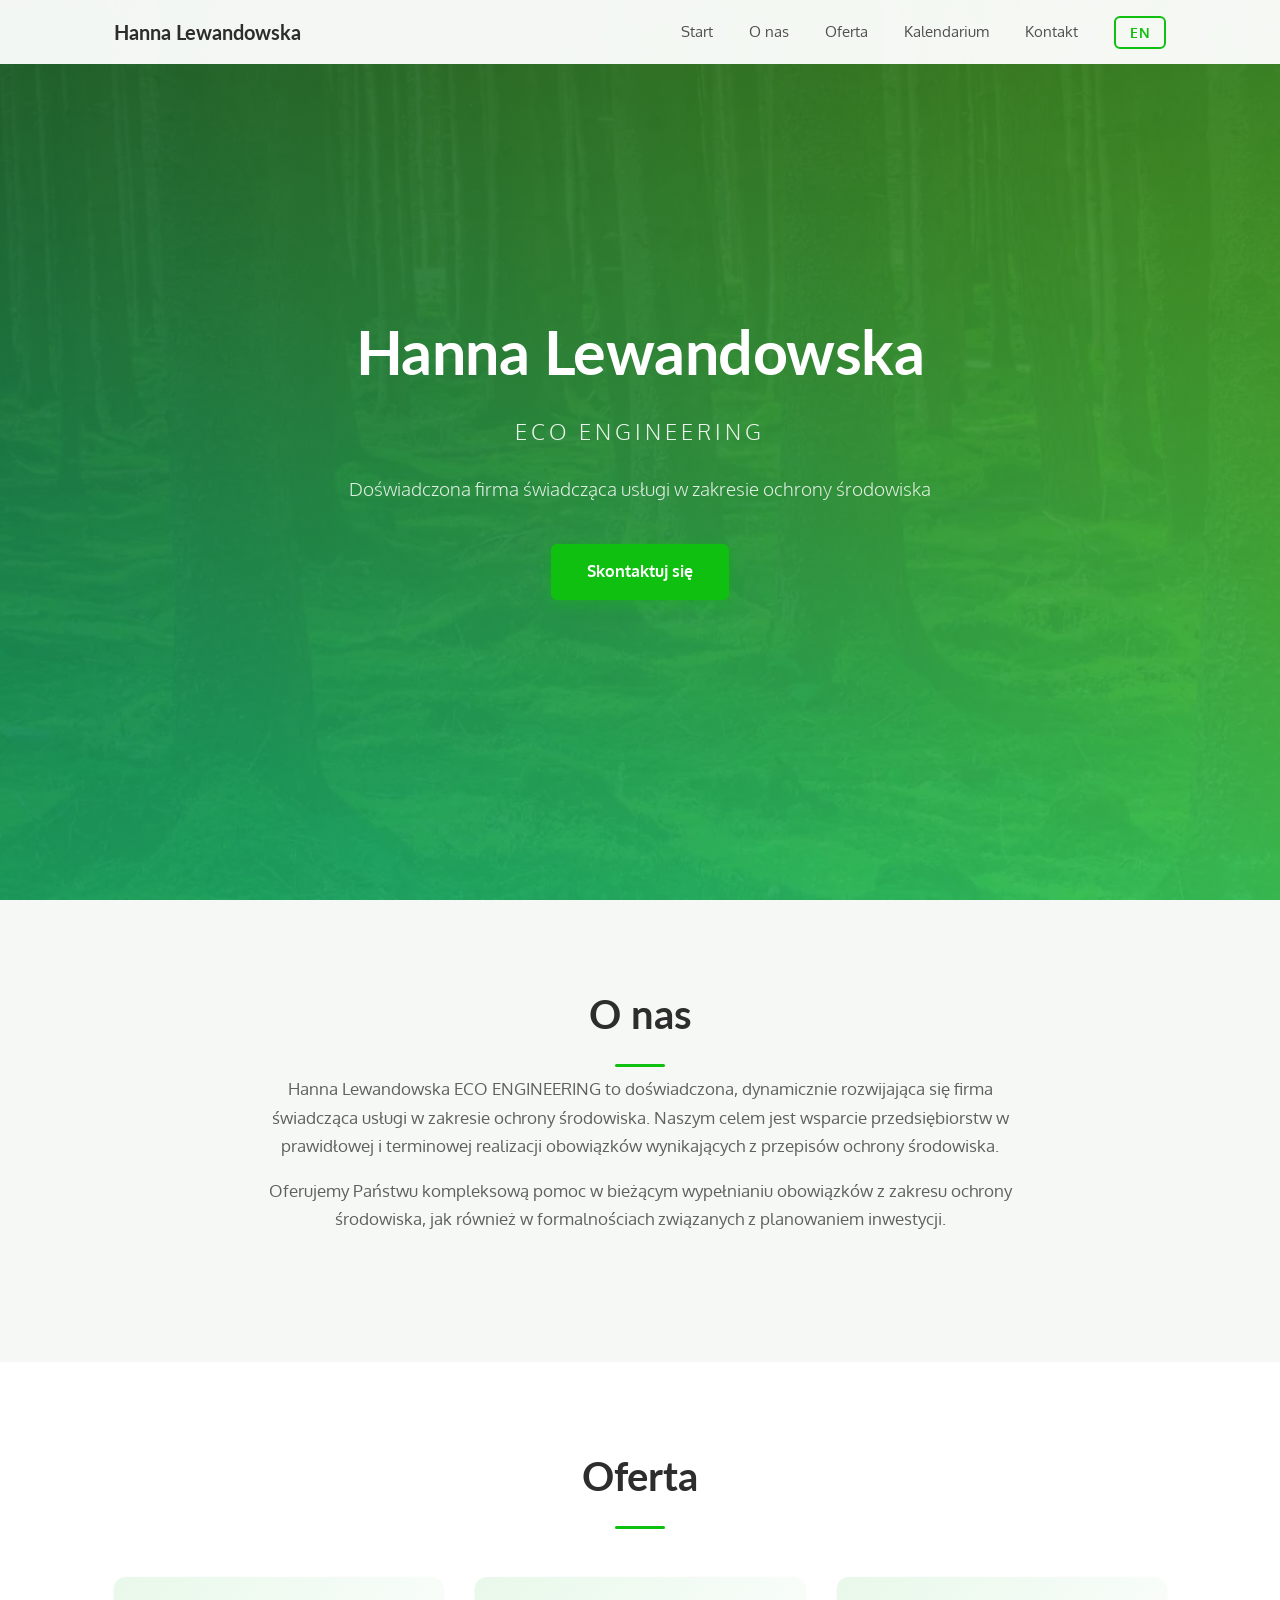
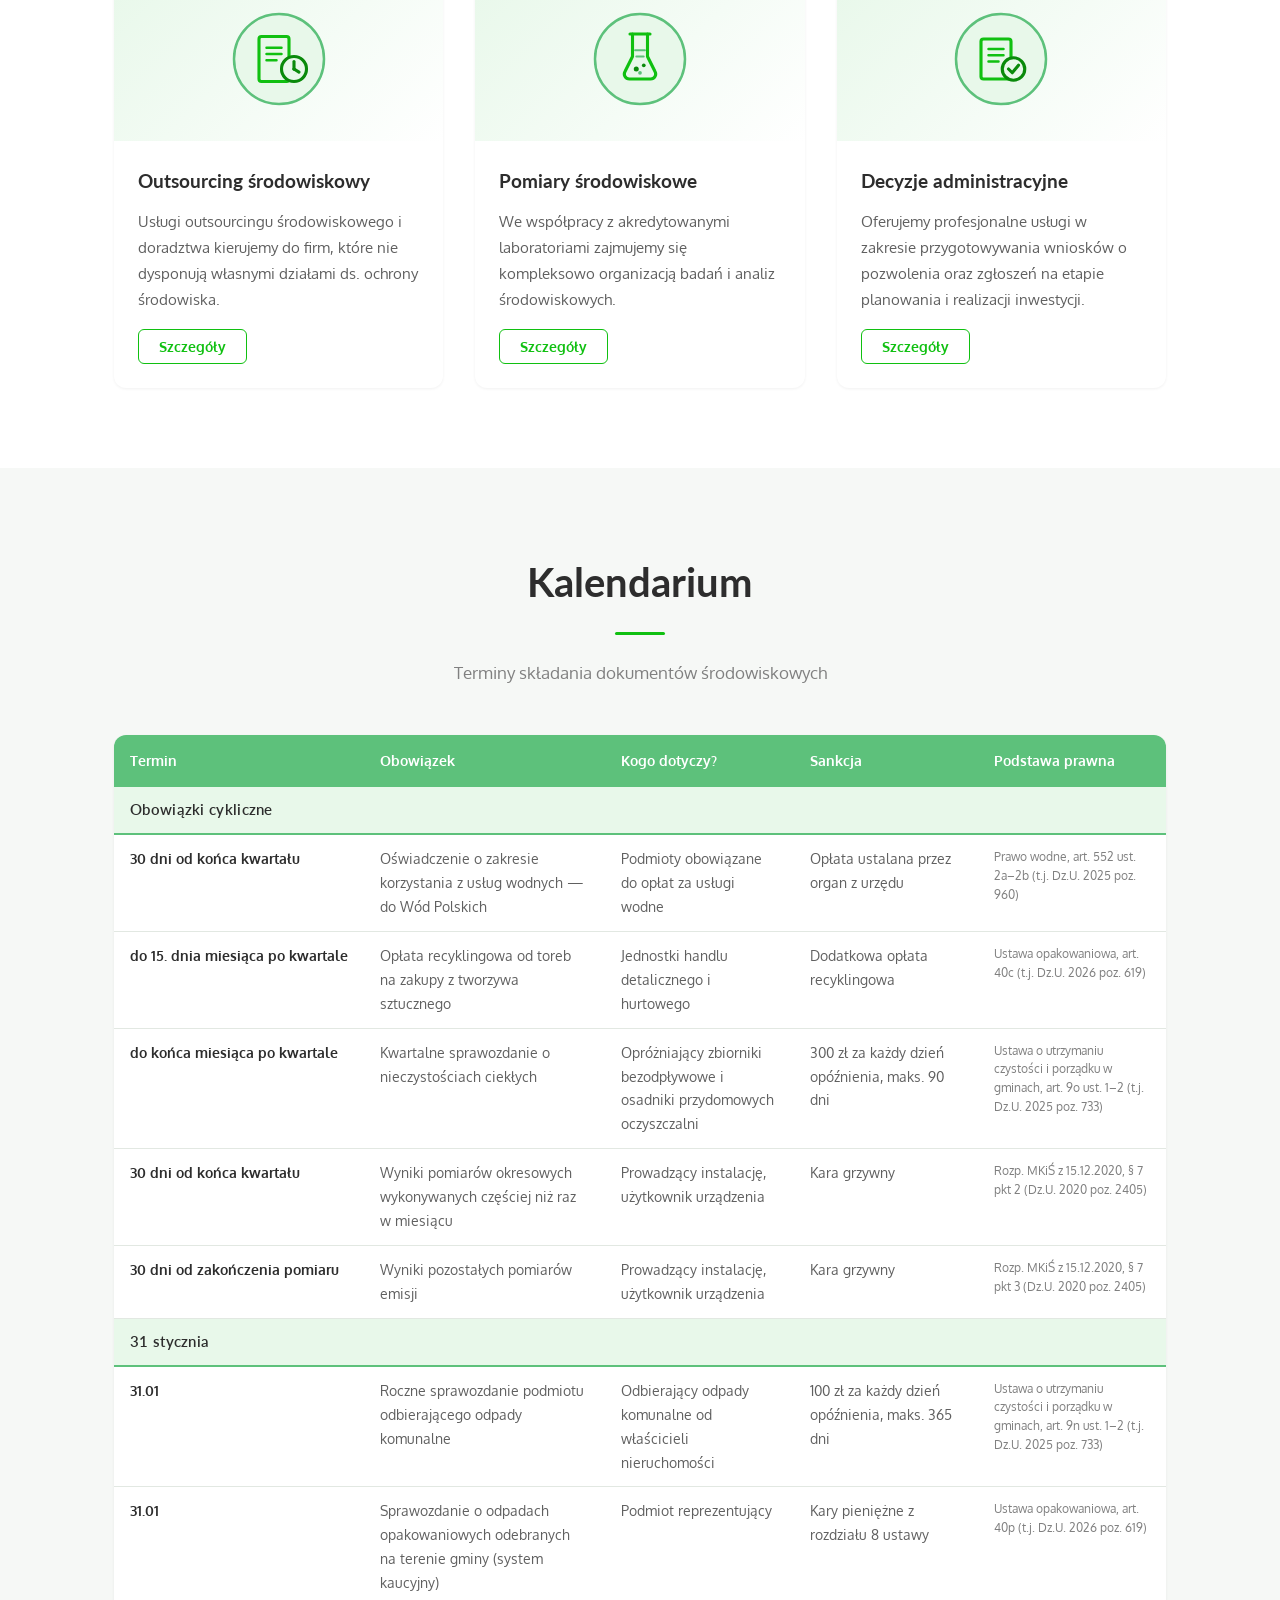
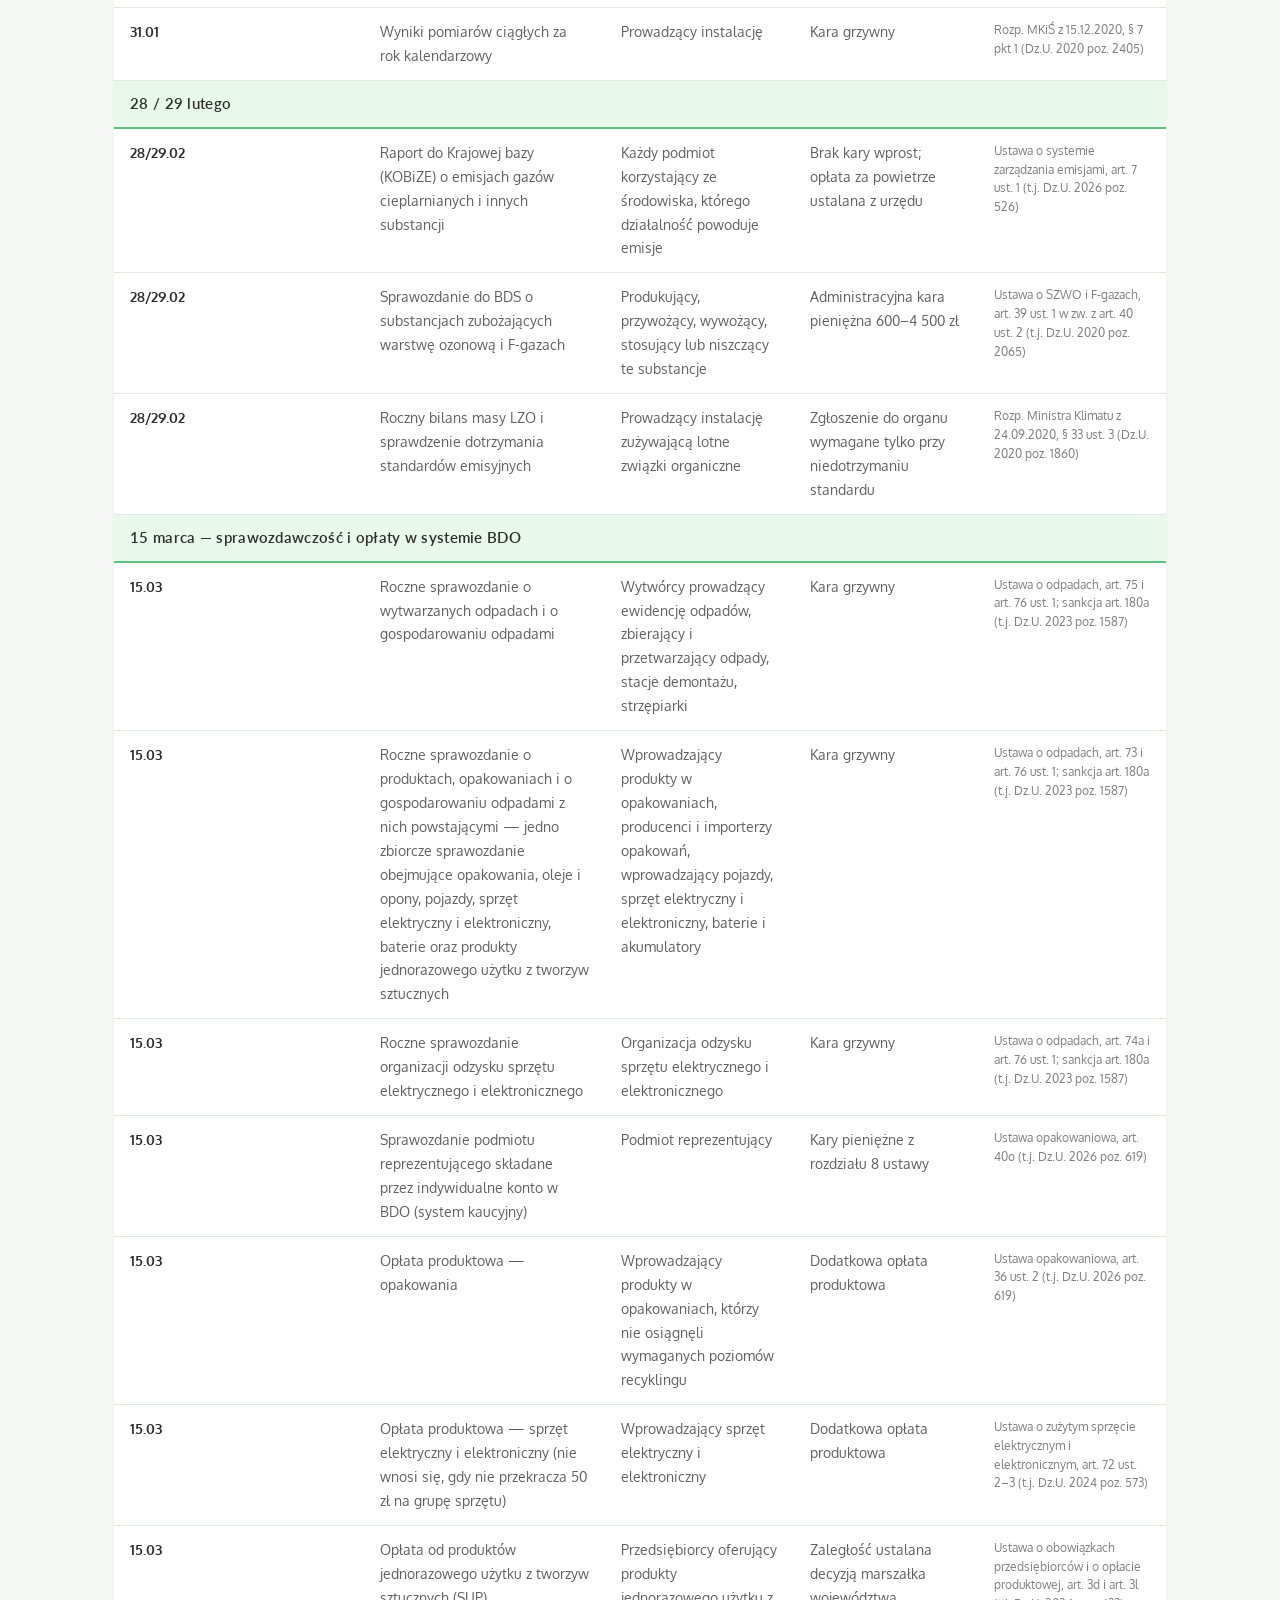
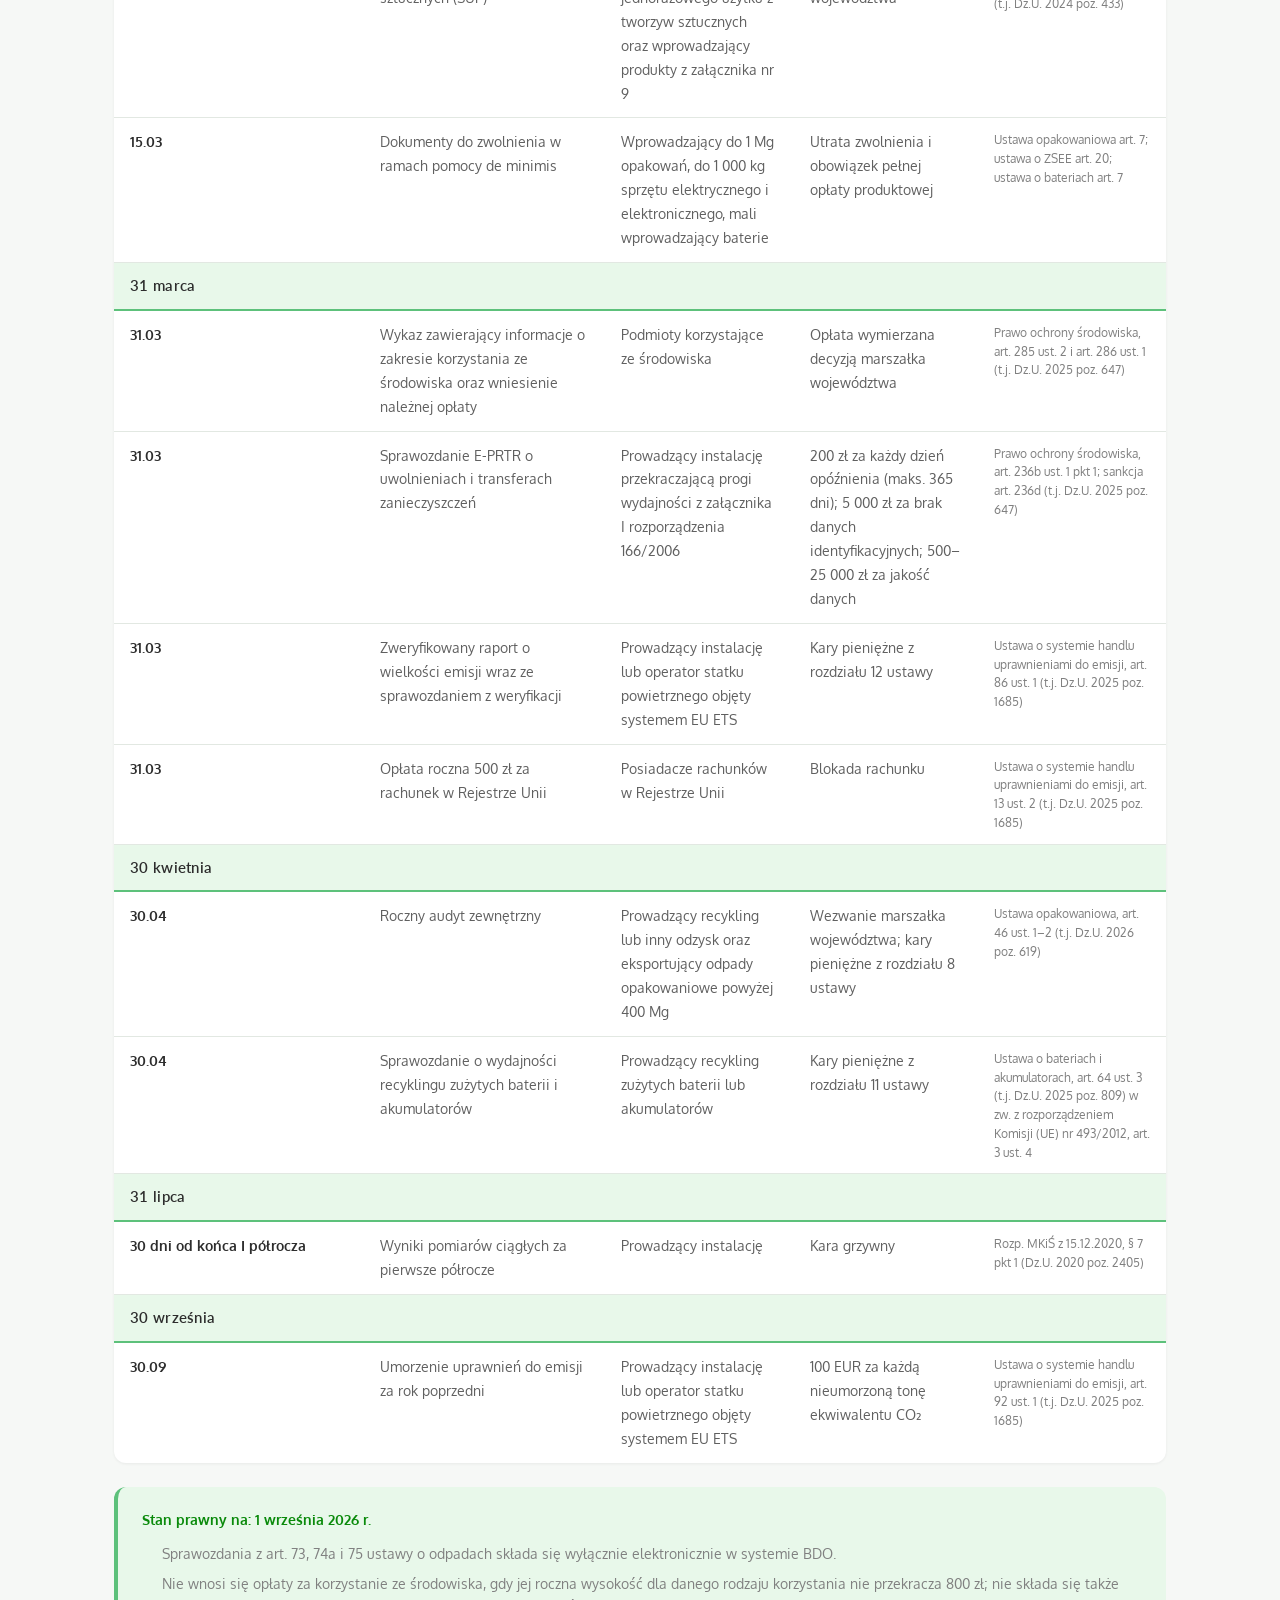
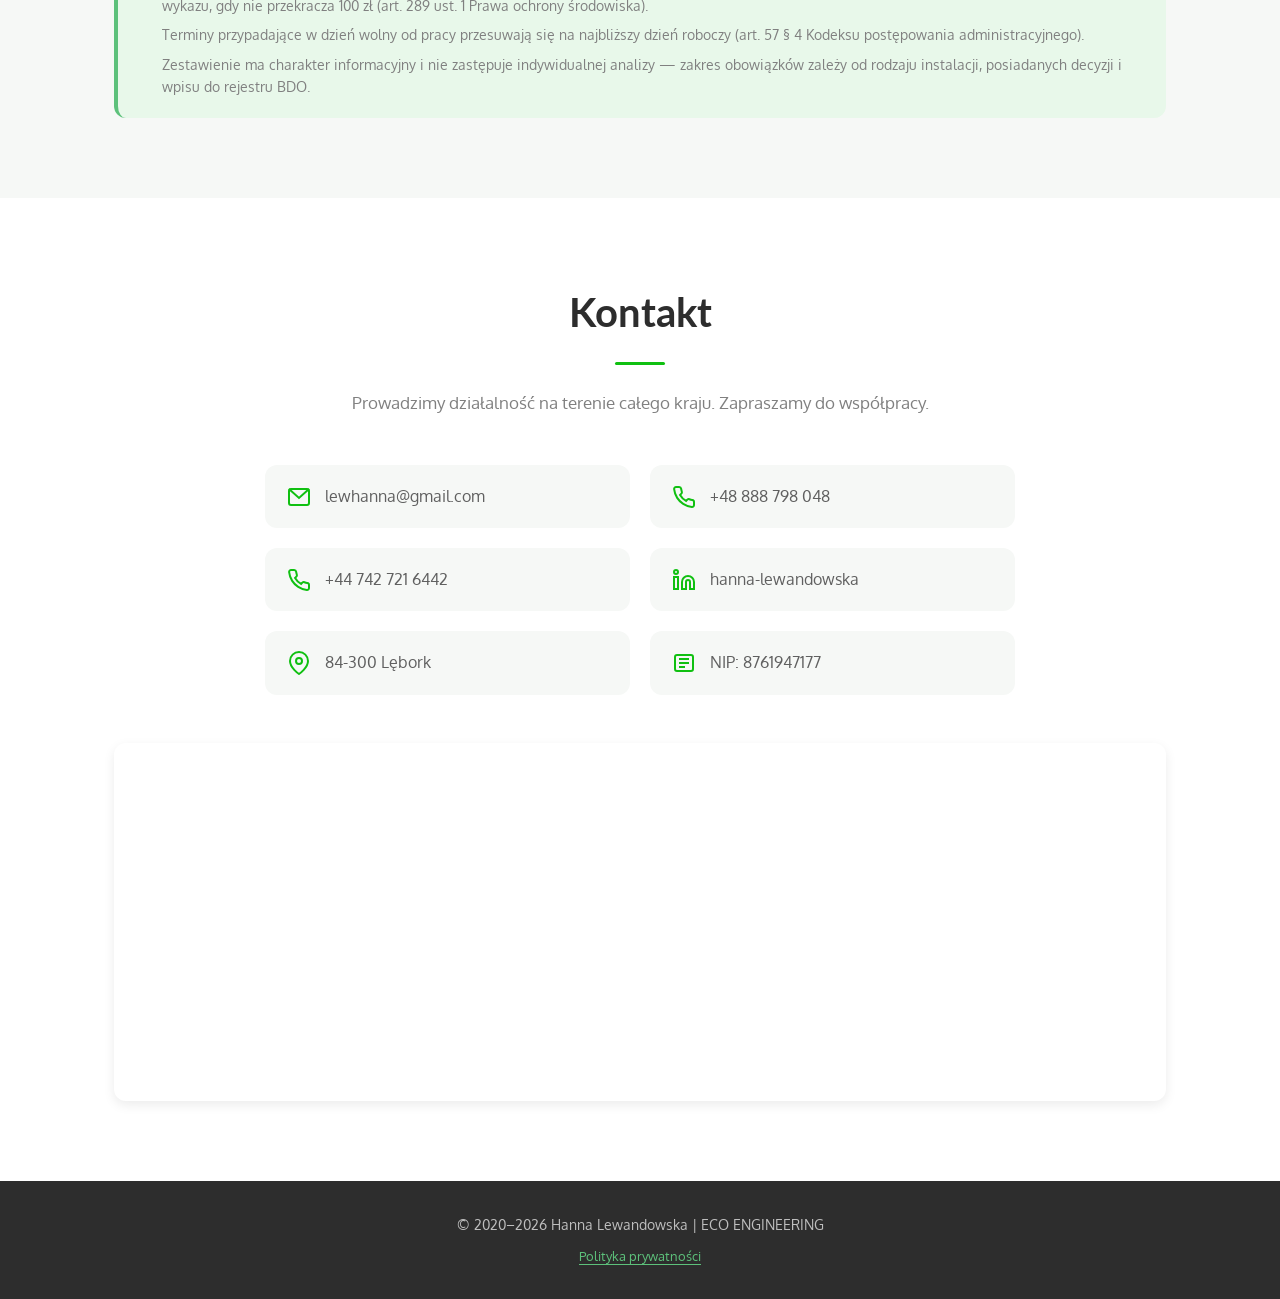
<file: sites/client-1/index.html>
<!DOCTYPE html>
<html lang="pl" data-lang="pl">
<head>
  <meta charset="UTF-8">
  <meta name="viewport" content="width=device-width, initial-scale=1.0">
  <title>Hanna Lewandowska ECO ENGINEERING — ochrona środowiska dla firm</title>
  <meta name="description" content="Outsourcing środowiskowy dla firm: sprawozdania BDO i KOBiZE, opłaty za korzystanie ze środowiska, pomiary emisji i pozwolenia. Lębork, obsługa w całej Polsce.">
  <meta name="robots" content="index, follow, max-image-preview:large, max-snippet:-1, max-video-preview:-1">
  <link rel="canonical" href="https://lewhanna.com/">

  <meta property="og:type" content="website">
  <meta property="og:locale" content="pl_PL">
  <meta property="og:site_name" content="Hanna Lewandowska ECO ENGINEERING">
  <meta property="og:title" content="Hanna Lewandowska ECO ENGINEERING — ochrona środowiska dla firm">
  <meta property="og:description" content="Outsourcing środowiskowy, sprawozdania BDO i KOBiZE, opłaty środowiskowe, pomiary i pozwolenia. Obsługa firm w całej Polsce.">
  <meta property="og:url" content="https://lewhanna.com/">
  <meta property="og:image" content="https://lewhanna.com/img/og-image.jpg">
  <meta property="og:image:width" content="1200">
  <meta property="og:image:height" content="630">
  <meta property="og:image:alt" content="Hanna Lewandowska ECO ENGINEERING — usługi w zakresie ochrony środowiska">
  <meta name="twitter:card" content="summary_large_image">
  <meta name="twitter:title" content="Hanna Lewandowska ECO ENGINEERING — ochrona środowiska dla firm">
  <meta name="twitter:description" content="Outsourcing środowiskowy, sprawozdania BDO i KOBiZE, opłaty środowiskowe, pomiary i pozwolenia. Obsługa firm w całej Polsce.">
  <meta name="twitter:image" content="https://lewhanna.com/img/og-image.jpg">
  <meta name="twitter:image:alt" content="Hanna Lewandowska ECO ENGINEERING — usługi w zakresie ochrony środowiska">

  <link rel="icon" href="favicon.svg" type="image/svg+xml">
  <meta name="theme-color" content="#0a8a0b">

  <link rel="preload" as="image" href="img/bg-1.webp" type="image/webp" fetchpriority="high">

  <link rel="preconnect" href="https://fonts.googleapis.com">
  <link rel="preconnect" href="https://fonts.gstatic.com" crossorigin>
  <link href="https://fonts.googleapis.com/css2?family=Lato:wght@300;400;700&family=Oxygen:wght@300;400;700&display=swap" rel="stylesheet">
  <link rel="stylesheet" href="style.css">

  <script type="application/ld+json">
  {
    "@context": "https://schema.org",
    "@graph": [
      {
        "@type": "ProfessionalService",
        "@id": "https://lewhanna.com/#business",
        "name": "Hanna Lewandowska ECO ENGINEERING",
        "alternateName": ["ECO ENGINEERING Hanna Lewandowska", "ECO ENGINEERING"],
        "url": "https://lewhanna.com/",
        "description": "Usługi w zakresie ochrony środowiska dla firm: outsourcing środowiskowy, sprawozdawczość w BDO i KOBiZE, opłaty za korzystanie ze środowiska, organizacja pomiarów środowiskowych oraz przygotowywanie wniosków o pozwolenia.",
        "image": "https://lewhanna.com/img/og-image.jpg",
        "telephone": "+48888798048",
        "email": "lewhanna@gmail.com",
        "taxID": "8761947177",
        "address": {
          "@type": "PostalAddress",
          "postalCode": "84-300",
          "addressLocality": "Lębork",
          "addressRegion": "pomorskie",
          "addressCountry": "PL"
        },
        "areaServed": {
          "@type": "Country",
          "name": "Polska"
        },
        "knowsLanguage": ["pl", "en"],
        "founder": { "@id": "https://lewhanna.com/#founder" },
        "knowsAbout": [
          "Ochrona środowiska",
          "Outsourcing środowiskowy",
          "Baza danych o odpadach (BDO)",
          "Ewidencja odpadów",
          "Raport do Krajowej bazy KOBiZE",
          "Sprawozdawczość E-PRTR",
          "Opłaty za korzystanie ze środowiska",
          "Pomiary emisji do powietrza",
          "Pozwolenie zintegrowane",
          "Pozwolenie wodnoprawne",
          "Raport o oddziaływaniu przedsięwzięcia na środowisko"
        ],
        "makesOffer": [
          {
            "@type": "Offer",
            "itemOffered": {
              "@type": "Service",
              "name": "Outsourcing środowiskowy",
              "serviceType": "Outsourcing i doradztwo w zakresie ochrony środowiska",
              "description": "Obsługa firm bez własnego działu ochrony środowiska: opłaty za korzystanie ze środowiska, ewidencja odpadów i karty przekazania odpadów, sprawozdania w BDO, raporty do KOBiZE i E-PRTR, reprezentowanie firmy przed organami administracji.",
              "provider": { "@id": "https://lewhanna.com/#business" },
              "areaServed": { "@type": "Country", "name": "Polska" }
            }
          },
          {
            "@type": "Offer",
            "itemOffered": {
              "@type": "Service",
              "name": "Pomiary środowiskowe",
              "serviceType": "Organizacja badań i analiz środowiskowych",
              "description": "Organizacja pomiarów emisji do powietrza, badań zanieczyszczenia gruntu oraz gospodarki wodno-ściekowej we współpracy z akredytowanymi laboratoriami.",
              "provider": { "@id": "https://lewhanna.com/#business" },
              "areaServed": { "@type": "Country", "name": "Polska" }
            }
          },
          {
            "@type": "Offer",
            "itemOffered": {
              "@type": "Service",
              "name": "Decyzje administracyjne",
              "serviceType": "Wnioski o pozwolenia środowiskowe",
              "description": "Wnioski o pozwolenia zintegrowane i sektorowe (emisje do powietrza, pozwolenia wodnoprawne, odpady), zgłoszenia instalacji, raporty o oddziaływaniu przedsięwzięcia na środowisko i raporty początkowe.",
              "provider": { "@id": "https://lewhanna.com/#business" },
              "areaServed": { "@type": "Country", "name": "Polska" }
            }
          }
        ]
      },
      {
        "@type": "Person",
        "@id": "https://lewhanna.com/#founder",
        "name": "Hanna Lewandowska",
        "worksFor": { "@id": "https://lewhanna.com/#business" },
        "sameAs": ["https://www.linkedin.com/in/hanna-lewandowska-822381120/"]
      },
      {
        "@type": "WebSite",
        "@id": "https://lewhanna.com/#website",
        "url": "https://lewhanna.com/",
        "name": "Hanna Lewandowska ECO ENGINEERING",
        "inLanguage": "pl-PL",
        "publisher": { "@id": "https://lewhanna.com/#business" }
      },
      {
        "@type": "WebPage",
        "@id": "https://lewhanna.com/#webpage",
        "url": "https://lewhanna.com/",
        "name": "Hanna Lewandowska ECO ENGINEERING — ochrona środowiska dla firm",
        "description": "Outsourcing środowiskowy dla firm: sprawozdania BDO i KOBiZE, opłaty za korzystanie ze środowiska, pomiary emisji i pozwolenia. Lębork, obsługa w całej Polsce.",
        "inLanguage": "pl-PL",
        "dateModified": "2026-10-02",
        "isPartOf": { "@id": "https://lewhanna.com/#website" },
        "about": { "@id": "https://lewhanna.com/#business" },
        "primaryImageOfPage": {
          "@type": "ImageObject",
          "url": "https://lewhanna.com/img/og-image.jpg",
          "width": 1200,
          "height": 630
        }
      }
    ]
  }
  </script>
</head>
<body>

  <!-- ========== NAVIGATION ========== -->
  <header class="nav" id="nav">
    <div class="nav__container">
      <a href="#start" class="nav__logo">Hanna Lewandowska</a>
      <button class="nav__hamburger" id="hamburger" aria-label="Menu" aria-expanded="false">
        <span></span><span></span><span></span>
      </button>
      <nav class="nav__menu" id="navMenu" role="navigation">
        <ul class="nav__list">
          <li><a href="#start" class="nav__link" data-pl="Start" data-en="Home">Start</a></li>
          <li><a href="#about" class="nav__link" data-pl="O nas" data-en="About">O nas</a></li>
          <li><a href="#services" class="nav__link" data-pl="Oferta" data-en="Services">Oferta</a></li>
          <li><a href="#calendar" class="nav__link" data-pl="Kalendarium" data-en="Calendar">Kalendarium</a></li>
          <li><a href="#contact" class="nav__link" data-pl="Kontakt" data-en="Contact">Kontakt</a></li>
        </ul>
        <button class="nav__lang" id="langToggle" aria-label="Switch language">EN</button>
      </nav>
    </div>
  </header>

  <main>

    <!-- ========== HERO ========== -->
    <section class="hero" id="start">
      <div class="hero__overlay"></div>
      <div class="hero__content">
        <h1 class="hero__title">Hanna Lewandowska</h1>
        <p class="hero__subtitle">ECO ENGINEERING</p>
        <p class="hero__tagline" data-pl="Doświadczona firma świadcząca usługi w&nbsp;zakresie ochrony środowiska" data-en="Your trusted partner in environmental compliance">Doświadczona firma świadcząca usługi w&nbsp;zakresie ochrony środowiska</p>
        <a href="#contact" class="hero__cta" data-pl="Skontaktuj się" data-en="Get in touch">Skontaktuj się</a>
      </div>
    </section>

    <!-- ========== ABOUT ========== -->
    <section class="section section--light" id="about">
      <div class="container">
        <h2 class="section__title" data-pl="O nas" data-en="About us">O nas</h2>
        <div class="about__content">
          <p data-pl="Hanna Lewandowska ECO ENGINEERING to doświadczona, dynamicznie rozwijająca się firma świadcząca usługi w zakresie ochrony środowiska. Naszym celem jest wsparcie przedsiębiorstw w prawidłowej i terminowej realizacji obowiązków wynikających z przepisów ochrony środowiska." data-en="Hanna Lewandowska ECO ENGINEERING is an established and growing consultancy specialising in environmental compliance. We help businesses meet their regulatory obligations — accurately and on time.">Hanna Lewandowska ECO ENGINEERING to doświadczona, dynamicznie rozwijająca się firma świadcząca usługi w zakresie ochrony środowiska. Naszym celem jest wsparcie przedsiębiorstw w prawidłowej i terminowej realizacji obowiązków wynikających z przepisów ochrony środowiska.</p>
          <p data-pl="Oferujemy Państwu kompleksową pomoc w bieżącym wypełnianiu obowiązków z zakresu ochrony środowiska, jak również w formalnościach związanych z planowaniem inwestycji." data-en="We provide end-to-end support — from day-to-day environmental reporting to the permits and approvals required for new investments.">Oferujemy Państwu kompleksową pomoc w bieżącym wypełnianiu obowiązków z zakresu ochrony środowiska, jak również w formalnościach związanych z planowaniem inwestycji.</p>
        </div>
        <!-- <div class="about__partners">
          <h3 class="about__partners-label" data-pl="Współpracujemy z" data-en="Trusted by">Współpracujemy z</h3>
          <div class="partners__strip">
            <img src="img/firmy1000x107.jpg" alt="Partner companies logos" class="about__partners-img" loading="lazy">
          </div>
        </div> -->
      </div>
    </section>

    <!-- ========== SERVICES ========== -->
    <section class="section section--white" id="services">
      <div class="container">
        <h2 class="section__title" data-pl="Oferta" data-en="Services">Oferta</h2>
        <div class="services__grid">

          <!-- Service 1: Environmental Outsourcing -->
          <div class="card">
            <div class="card__icon-wrap">
              <svg class="card__icon" viewBox="0 0 80 80" fill="none" xmlns="http://www.w3.org/2000/svg">
                <circle cx="40" cy="40" r="36" stroke="var(--green-light)" stroke-width="2" fill="var(--green-bg)"/>
                <path d="M26 22h20a2 2 0 012 2v32a2 2 0 01-2 2H26a2 2 0 01-2-2V24a2 2 0 012-2z" stroke="var(--green-primary)" stroke-width="2.5" fill="none"/>
                <path d="M30 31h12M30 36h12M30 41h8" stroke="var(--green-primary)" stroke-width="2" stroke-linecap="round"/>
                <circle cx="52" cy="48" r="10" stroke="var(--green-dark)" stroke-width="2.5" fill="var(--green-bg)"/>
                <path d="M52 42v6" stroke="var(--green-dark)" stroke-width="2.5" stroke-linecap="round"/>
                <path d="M52 48l4 2.5" stroke="var(--green-dark)" stroke-width="2.5" stroke-linecap="round"/>
                <circle cx="52" cy="48" r="1.2" fill="var(--green-dark)"/>
              </svg>
            </div>
            <div class="card__body">
              <h3 class="card__title" data-pl="Outsourcing środowiskowy" data-en="Environmental compliance outsourcing">Outsourcing środowiskowy</h3>
              <p class="card__desc" data-pl="Usługi outsourcingu środowiskowego i doradztwa kierujemy do firm, które nie dysponują własnymi działami ds. ochrony środowiska." data-en="Ideal for companies without a dedicated environmental department — we serve as your external compliance team.">Usługi outsourcingu środowiskowego i doradztwa kierujemy do firm, które nie dysponują własnymi działami ds. ochrony środowiska.</p>
              <button class="card__toggle" aria-expanded="false" data-pl="Szczegóły" data-en="Details">Szczegóły</button>
              <div class="card__details" hidden>
                <ul>
                  <li data-pl="Wyliczanie opłat za gospodarcze korzystanie ze środowiska (emisje do powietrza, pobór wód, odprowadzanie ścieków, składowanie odpadów)" data-en="Calculating environmental usage fees (air emissions, water abstraction, wastewater discharge, waste disposal)">Wyliczanie opłat za gospodarcze korzystanie ze środowiska (emisje do powietrza, pobór wód, odprowadzanie ścieków, składowanie odpadów)</li>
                  <li data-pl="Prowadzenie ewidencji odpadów, generowanie kart przekazania odpadów" data-en="Waste record-keeping and transfer documentation">Prowadzenie ewidencji odpadów, generowanie kart przekazania odpadów</li>
                  <li data-pl="Sporządzanie sprawozdań i raportów: roczne sprawozdania w BDO, raport do Krajowej bazy KOBiZE, sprawozdanie E-PRTR, wykaz opłat za korzystanie ze środowiska" data-en="Regulatory reports and filings: annual BDO reports, KOBiZE National Emissions Database reports, E-PRTR reports, environmental fee statements">Sporządzanie sprawozdań i raportów: roczne sprawozdania w BDO, raport do Krajowej bazy KOBiZE, sprawozdanie E-PRTR, wykaz opłat za korzystanie ze środowiska</li>
                  <li data-pl="Sprawozdania o zużytym sprzęcie elektrycznym i elektronicznym" data-en="WEEE (Waste Electrical and Electronic Equipment) reporting">Sprawozdania o zużytym sprzęcie elektrycznym i elektronicznym</li>
                  <li data-pl="Reprezentowanie firmy przed organami administracyjnymi" data-en="Liaising with regulatory authorities on your behalf">Reprezentowanie firmy przed organami administracyjnymi</li>
                  <li data-pl="Pomoc w rozwiązywaniu problemów technicznych i merytorycznych" data-en="Technical and regulatory problem-solving support">Pomoc w rozwiązywaniu problemów technicznych i merytorycznych</li>
                </ul>
              </div>
            </div>
          </div>

          <!-- Service 2: Environmental Measurements -->
          <div class="card">
            <div class="card__icon-wrap">
              <svg class="card__icon" viewBox="0 0 80 80" fill="none" xmlns="http://www.w3.org/2000/svg">
                <circle cx="40" cy="40" r="36" stroke="var(--green-light)" stroke-width="2" fill="var(--green-bg)"/>
                <path d="M34 20v18l-6 12a4 4 0 003.47 6h17.06a4 4 0 003.47-6l-6-12V20" stroke="var(--green-primary)" stroke-width="2.5" stroke-linecap="round" stroke-linejoin="round" fill="none"/>
                <path d="M32 20h16" stroke="var(--green-primary)" stroke-width="2.5" stroke-linecap="round"/>
                <circle cx="37" cy="48" r="2" fill="var(--green-dark)"/>
                <circle cx="43" cy="45" r="1.5" fill="var(--green-dark)"/>
                <circle cx="40" cy="51" r="1.5" fill="var(--green-light)"/>
                <path d="M37 38h6" stroke="var(--green-light)" stroke-width="1.5" stroke-linecap="round"/>
                <path d="M36 33h8" stroke="var(--green-light)" stroke-width="1.5" stroke-linecap="round"/>
              </svg>
            </div>
            <div class="card__body">
              <h3 class="card__title" data-pl="Pomiary środowiskowe" data-en="Environmental monitoring">Pomiary środowiskowe</h3>
              <p class="card__desc" data-pl="We współpracy z akredytowanymi laboratoriami zajmujemy się kompleksowo organizacją badań i analiz środowiskowych." data-en="Working with accredited laboratories, we coordinate the full scope of environmental sampling, testing, and analysis.">We współpracy z akredytowanymi laboratoriami zajmujemy się kompleksowo organizacją badań i analiz środowiskowych.</p>
              <button class="card__toggle" aria-expanded="false" data-pl="Szczegóły" data-en="Details">Szczegóły</button>
              <div class="card__details" hidden>
                <ul>
                  <li data-pl="Emisje do powietrza" data-en="Air emission testing">Emisje do powietrza</li>
                  <li data-pl="Zanieczyszczenie gruntu" data-en="Soil contamination analysis">Zanieczyszczenie gruntu</li>
                  <li data-pl="Gospodarka wodno-ściekowa" data-en="Water and wastewater management">Gospodarka wodno-ściekowa</li>
                  <li data-pl="Zadbamy o terminowe przeprowadzanie wymaganych badań, wynikających z posiadanych przez Państwa decyzji, oraz o związane z tym formalności." data-en="We ensure all mandatory testing required by your permits is carried out on schedule, including the associated paperwork.">Zadbamy o terminowe przeprowadzanie wymaganych badań, wynikających z posiadanych przez Państwa decyzji, oraz o związane z tym formalności.</li>
                </ul>
              </div>
            </div>
          </div>

          <!-- Service 3: Administrative Decisions -->
          <div class="card">
            <div class="card__icon-wrap">
              <svg class="card__icon" viewBox="0 0 80 80" fill="none" xmlns="http://www.w3.org/2000/svg">
                <circle cx="40" cy="40" r="36" stroke="var(--green-light)" stroke-width="2" fill="var(--green-bg)"/>
                <path d="M26 24h20a2 2 0 012 2v28a2 2 0 01-2 2H26a2 2 0 01-2-2V26a2 2 0 012-2z" stroke="var(--green-primary)" stroke-width="2.5" fill="none"/>
                <path d="M30 32h12M30 37h12M30 42h8" stroke="var(--green-primary)" stroke-width="2" stroke-linecap="round"/>
                <circle cx="50" cy="48" r="9" stroke="var(--green-dark)" stroke-width="2.5" fill="var(--green-bg)"/>
                <path d="M46 48l3 3 5-6" stroke="var(--green-dark)" stroke-width="2.5" stroke-linecap="round" stroke-linejoin="round"/>
              </svg>
            </div>
            <div class="card__body">
              <h3 class="card__title" data-pl="Decyzje administracyjne" data-en="Permits &amp; regulatory filings">Decyzje administracyjne</h3>
              <p class="card__desc" data-pl="Oferujemy profesjonalne usługi w zakresie przygotowywania wniosków o pozwolenia oraz zgłoszeń na etapie planowania i realizacji inwestycji." data-en="We prepare permit applications and regulatory notifications at every stage of your project — from initial planning through to commissioning.">Oferujemy profesjonalne usługi w zakresie przygotowywania wniosków o pozwolenia oraz zgłoszeń na etapie planowania i realizacji inwestycji.</p>
              <button class="card__toggle" aria-expanded="false" data-pl="Szczegóły" data-en="Details">Szczegóły</button>
              <div class="card__details" hidden>
                <ul>
                  <li data-pl="Przygotowywanie wniosków o uzyskanie pozwoleń zintegrowanych" data-en="Integrated (IPPC) permit applications">Przygotowywanie wniosków o uzyskanie pozwoleń zintegrowanych</li>
                  <li data-pl="Przygotowywanie wniosków o uzyskanie pozwoleń sektorowych (emisje do powietrza, pozwolenia wodnoprawne, odpady)" data-en="Sector-specific permit applications (air emissions, water-law permits, waste management)">Przygotowywanie wniosków o uzyskanie pozwoleń sektorowych (emisje do powietrza, pozwolenia wodnoprawne, odpady)</li>
                  <li data-pl="Zgłaszanie instalacji niewymagających pozwolenia" data-en="Registration of installations exempt from permitting">Zgłaszanie instalacji niewymagających pozwolenia</li>
                  <li data-pl="Opracowywanie raportów o oddziaływaniu planowanego przedsięwzięcia na środowisko" data-en="Environmental impact assessments (EIA) for planned projects">Opracowywanie raportów o oddziaływaniu planowanego przedsięwzięcia na środowisko</li>
                  <li data-pl="Sporządzanie raportów początkowych" data-en="Baseline environmental reports">Sporządzanie raportów początkowych</li>
                </ul>
              </div>
            </div>
          </div>

        </div>
      </div>
    </section>

    <!-- ========== CALENDAR ========== -->
    <section class="section section--light" id="calendar">
      <div class="container">
        <h2 class="section__title" data-pl="Kalendarium" data-en="Calendar">Kalendarium</h2>
        <p class="section__subtitle" data-pl="Terminy składania dokumentów środowiskowych" data-en="Key filing deadlines for environmental reports in Poland">Terminy składania dokumentów środowiskowych</p>

        <div class="table-wrap">
          <table class="cal-table">
            <thead>
              <tr>
                <th data-pl="Termin" data-en="Deadline">Termin</th>
                <th data-pl="Obowiązek" data-en="Obligation">Obowiązek</th>
                <th data-pl="Kogo dotyczy?" data-en="Applicable to">Kogo dotyczy?</th>
                <th data-pl="Sankcja" data-en="Penalty">Sankcja</th>
                <th data-pl="Podstawa prawna" data-en="Legal basis">Podstawa prawna</th>
              </tr>
            </thead>
            <tbody>
              <!-- Recurring -->
              <tr class="cal-table__group-row">
                <td colspan="5" data-pl="Obowiązki cykliczne" data-en="Recurring obligations">Obowiązki cykliczne</td>
              </tr>
              <tr>
                <td data-pl="30 dni od końca kwartału" data-en="30 days after quarter end">30 dni od końca kwartału</td>
                <td data-pl="Oświadczenie o zakresie korzystania z usług wodnych — do Wód Polskich" data-en="Declaration of water services used — filed with Polish Waters">Oświadczenie o zakresie korzystania z usług wodnych — do Wód Polskich</td>
                <td data-pl="Podmioty obowiązane do opłat za usługi wodne" data-en="Entities liable for water service fees">Podmioty obowiązane do opłat za usługi wodne</td>
                <td data-pl="Opłata ustalana przez organ z urzędu" data-en="Fee assessed by the authority of its own motion">Opłata ustalana przez organ z urzędu</td>
                <td class="cal-table__legal" data-pl="Prawo wodne, art. 552 ust. 2a–2b (t.j. Dz.U. 2025 poz. 960)" data-en="Water Law, art. 552(2a–2b) (consolidated: Dz.U. 2025 item 960)">Prawo wodne, art. 552 ust. 2a–2b (t.j. Dz.U. 2025 poz. 960)</td>
              </tr>
              <tr>
                <td data-pl="do 15. dnia miesiąca po kwartale" data-en="by the 15th of the month after quarter end">do 15. dnia miesiąca po kwartale</td>
                <td data-pl="Opłata recyklingowa od toreb na zakupy z tworzywa sztucznego" data-en="Recycling fee on plastic carrier bags">Opłata recyklingowa od toreb na zakupy z tworzywa sztucznego</td>
                <td data-pl="Jednostki handlu detalicznego i hurtowego" data-en="Retail and wholesale outlets">Jednostki handlu detalicznego i hurtowego</td>
                <td data-pl="Dodatkowa opłata recyklingowa" data-en="Additional recycling fee">Dodatkowa opłata recyklingowa</td>
                <td class="cal-table__legal" data-pl="Ustawa opakowaniowa, art. 40c (t.j. Dz.U. 2026 poz. 619)" data-en="Packaging Act, art. 40c (consolidated: Dz.U. 2026 item 619)">Ustawa opakowaniowa, art. 40c (t.j. Dz.U. 2026 poz. 619)</td>
              </tr>
              <tr>
                <td data-pl="do końca miesiąca po kwartale" data-en="by the end of the month after quarter end">do końca miesiąca po kwartale</td>
                <td data-pl="Kwartalne sprawozdanie o nieczystościach ciekłych" data-en="Quarterly report on liquid waste collected">Kwartalne sprawozdanie o nieczystościach ciekłych</td>
                <td data-pl="Opróżniający zbiorniki bezodpływowe i osadniki przydomowych oczyszczalni" data-en="Operators emptying septic tanks and domestic treatment plant settlers">Opróżniający zbiorniki bezodpływowe i osadniki przydomowych oczyszczalni</td>
                <td data-pl="300 zł za każdy dzień opóźnienia, maks. 90 dni" data-en="PLN 300 per day of delay, capped at 90 days">300 zł za każdy dzień opóźnienia, maks. 90 dni</td>
                <td class="cal-table__legal" data-pl="Ustawa o utrzymaniu czystości i porządku w gminach, art. 9o ust. 1–2 (t.j. Dz.U. 2025 poz. 733)" data-en="Municipal Cleanliness Act, art. 9o(1–2) (consolidated: Dz.U. 2025 item 733)">Ustawa o utrzymaniu czystości i porządku w gminach, art. 9o ust. 1–2 (t.j. Dz.U. 2025 poz. 733)</td>
              </tr>
              <tr>
                <td data-pl="30 dni od końca kwartału" data-en="30 days after quarter end">30 dni od końca kwartału</td>
                <td data-pl="Wyniki pomiarów okresowych wykonywanych częściej niż raz w miesiącu" data-en="Results of periodic measurements taken more than once a month">Wyniki pomiarów okresowych wykonywanych częściej niż raz w miesiącu</td>
                <td data-pl="Prowadzący instalację, użytkownik urządzenia" data-en="Installation operators and equipment users">Prowadzący instalację, użytkownik urządzenia</td>
                <td data-pl="Kara grzywny" data-en="Fine">Kara grzywny</td>
                <td class="cal-table__legal" data-pl="Rozp. MKiŚ z 15.12.2020, § 7 pkt 2 (Dz.U. 2020 poz. 2405)" data-en="Minister of Climate regulation of 15.12.2020, § 7(2) (Dz.U. 2020 item 2405)">Rozp. MKiŚ z 15.12.2020, § 7 pkt 2 (Dz.U. 2020 poz. 2405)</td>
              </tr>
              <tr>
                <td data-pl="30 dni od zakończenia pomiaru" data-en="30 days after the measurement ends">30 dni od zakończenia pomiaru</td>
                <td data-pl="Wyniki pozostałych pomiarów emisji" data-en="Results of all other emission measurements">Wyniki pozostałych pomiarów emisji</td>
                <td data-pl="Prowadzący instalację, użytkownik urządzenia" data-en="Installation operators and equipment users">Prowadzący instalację, użytkownik urządzenia</td>
                <td data-pl="Kara grzywny" data-en="Fine">Kara grzywny</td>
                <td class="cal-table__legal" data-pl="Rozp. MKiŚ z 15.12.2020, § 7 pkt 3 (Dz.U. 2020 poz. 2405)" data-en="Minister of Climate regulation of 15.12.2020, § 7(3) (Dz.U. 2020 item 2405)">Rozp. MKiŚ z 15.12.2020, § 7 pkt 3 (Dz.U. 2020 poz. 2405)</td>
              </tr>

              <!-- 31 January -->
              <tr class="cal-table__group-row">
                <td colspan="5" data-pl="31 stycznia" data-en="31 January">31 stycznia</td>
              </tr>
              <tr>
                <td>31.01</td>
                <td data-pl="Roczne sprawozdanie podmiotu odbierającego odpady komunalne" data-en="Annual report of municipal waste collectors">Roczne sprawozdanie podmiotu odbierającego odpady komunalne</td>
                <td data-pl="Odbierający odpady komunalne od właścicieli nieruchomości" data-en="Operators collecting municipal waste from property owners">Odbierający odpady komunalne od właścicieli nieruchomości</td>
                <td data-pl="100 zł za każdy dzień opóźnienia, maks. 365 dni" data-en="PLN 100 per day of delay, capped at 365 days">100 zł za każdy dzień opóźnienia, maks. 365 dni</td>
                <td class="cal-table__legal" data-pl="Ustawa o utrzymaniu czystości i porządku w gminach, art. 9n ust. 1–2 (t.j. Dz.U. 2025 poz. 733)" data-en="Municipal Cleanliness Act, art. 9n(1–2) (consolidated: Dz.U. 2025 item 733)">Ustawa o utrzymaniu czystości i porządku w gminach, art. 9n ust. 1–2 (t.j. Dz.U. 2025 poz. 733)</td>
              </tr>
              <tr>
                <td>31.01</td>
                <td data-pl="Sprawozdanie o odpadach opakowaniowych odebranych na terenie gminy (system kaucyjny)" data-en="Report on packaging waste collected within the municipality (deposit-return system)">Sprawozdanie o odpadach opakowaniowych odebranych na terenie gminy (system kaucyjny)</td>
                <td data-pl="Podmiot reprezentujący" data-en="Deposit-return system operator">Podmiot reprezentujący</td>
                <td data-pl="Kary pieniężne z rozdziału 8 ustawy" data-en="Financial penalties under chapter 8 of the Act">Kary pieniężne z rozdziału 8 ustawy</td>
                <td class="cal-table__legal" data-pl="Ustawa opakowaniowa, art. 40p (t.j. Dz.U. 2026 poz. 619)" data-en="Packaging Act, art. 40p (consolidated: Dz.U. 2026 item 619)">Ustawa opakowaniowa, art. 40p (t.j. Dz.U. 2026 poz. 619)</td>
              </tr>
              <tr>
                <td>31.01</td>
                <td data-pl="Wyniki pomiarów ciągłych za rok kalendarzowy" data-en="Continuous measurement results for the calendar year">Wyniki pomiarów ciągłych za rok kalendarzowy</td>
                <td data-pl="Prowadzący instalację" data-en="Installation operators">Prowadzący instalację</td>
                <td data-pl="Kara grzywny" data-en="Fine">Kara grzywny</td>
                <td class="cal-table__legal" data-pl="Rozp. MKiŚ z 15.12.2020, § 7 pkt 1 (Dz.U. 2020 poz. 2405)" data-en="Minister of Climate regulation of 15.12.2020, § 7(1) (Dz.U. 2020 item 2405)">Rozp. MKiŚ z 15.12.2020, § 7 pkt 1 (Dz.U. 2020 poz. 2405)</td>
              </tr>

              <!-- 28/29 February -->
              <tr class="cal-table__group-row">
                <td colspan="5" data-pl="28 / 29 lutego" data-en="28 / 29 February">28 / 29 lutego</td>
              </tr>
              <tr>
                <td>28/29.02</td>
                <td data-pl="Raport do Krajowej bazy (KOBiZE) o emisjach gazów cieplarnianych i innych substancji" data-en="Report to the National Emissions Database (KOBiZE)">Raport do Krajowej bazy (KOBiZE) o emisjach gazów cieplarnianych i innych substancji</td>
                <td data-pl="Każdy podmiot korzystający ze środowiska, którego działalność powoduje emisje" data-en="Any entity whose activity generates emissions">Każdy podmiot korzystający ze środowiska, którego działalność powoduje emisje</td>
                <td data-pl="Brak kary wprost; opłata za powietrze ustalana z urzędu" data-en="No direct penalty; air emission fee assessed of the authority's own motion">Brak kary wprost; opłata za powietrze ustalana z urzędu</td>
                <td class="cal-table__legal" data-pl="Ustawa o systemie zarządzania emisjami, art. 7 ust. 1 (t.j. Dz.U. 2026 poz. 526)" data-en="Emissions Management Act, art. 7(1) (consolidated: Dz.U. 2026 item 526)">Ustawa o systemie zarządzania emisjami, art. 7 ust. 1 (t.j. Dz.U. 2026 poz. 526)</td>
              </tr>
              <tr>
                <td>28/29.02</td>
                <td data-pl="Sprawozdanie do BDS o substancjach zubożających warstwę ozonową i F-gazach" data-en="Report to the BDS database on ozone-depleting substances and F-gases">Sprawozdanie do BDS o substancjach zubożających warstwę ozonową i F-gazach</td>
                <td data-pl="Produkujący, przywożący, wywożący, stosujący lub niszczący te substancje" data-en="Producers, importers, exporters, users and destroyers of those substances">Produkujący, przywożący, wywożący, stosujący lub niszczący te substancje</td>
                <td data-pl="Administracyjna kara pieniężna 600–4 500 zł" data-en="Administrative fine of PLN 600–4,500">Administracyjna kara pieniężna 600–4 500 zł</td>
                <td class="cal-table__legal" data-pl="Ustawa o SZWO i F-gazach, art. 39 ust. 1 w zw. z art. 40 ust. 2 (t.j. Dz.U. 2020 poz. 2065)" data-en="ODS and F-gas Act, art. 39(1) in conjunction with art. 40(2) (consolidated: Dz.U. 2020 item 2065)">Ustawa o SZWO i F-gazach, art. 39 ust. 1 w zw. z art. 40 ust. 2 (t.j. Dz.U. 2020 poz. 2065)</td>
              </tr>
              <tr>
                <td>28/29.02</td>
                <td data-pl="Roczny bilans masy LZO i sprawdzenie dotrzymania standardów emisyjnych" data-en="Annual VOC mass balance and emission standard compliance check">Roczny bilans masy LZO i sprawdzenie dotrzymania standardów emisyjnych</td>
                <td data-pl="Prowadzący instalację zużywającą lotne związki organiczne" data-en="Operators of installations using volatile organic compounds">Prowadzący instalację zużywającą lotne związki organiczne</td>
                <td data-pl="Zgłoszenie do organu wymagane tylko przy niedotrzymaniu standardu" data-en="Notification to the authority required only if the standard is exceeded">Zgłoszenie do organu wymagane tylko przy niedotrzymaniu standardu</td>
                <td class="cal-table__legal" data-pl="Rozp. Ministra Klimatu z 24.09.2020, § 33 ust. 3 (Dz.U. 2020 poz. 1860)" data-en="Minister of Climate regulation of 24.09.2020, § 33(3) (Dz.U. 2020 item 1860)">Rozp. Ministra Klimatu z 24.09.2020, § 33 ust. 3 (Dz.U. 2020 poz. 1860)</td>
              </tr>

              <!-- 15 March -->
              <tr class="cal-table__group-row">
                <td colspan="5" data-pl="15 marca — sprawozdawczość i opłaty w systemie BDO" data-en="15 March — reporting and fees in the BDO system">15 marca — sprawozdawczość i opłaty w systemie BDO</td>
              </tr>
              <tr>
                <td>15.03</td>
                <td data-pl="Roczne sprawozdanie o wytwarzanych odpadach i o gospodarowaniu odpadami" data-en="Annual report on waste generated and waste management">Roczne sprawozdanie o wytwarzanych odpadach i o gospodarowaniu odpadami</td>
                <td data-pl="Wytwórcy prowadzący ewidencję odpadów, zbierający i przetwarzający odpady, stacje demontażu, strzępiarki" data-en="Waste producers keeping records, collectors and processors, vehicle dismantling stations, shredders">Wytwórcy prowadzący ewidencję odpadów, zbierający i przetwarzający odpady, stacje demontażu, strzępiarki</td>
                <td data-pl="Kara grzywny" data-en="Fine">Kara grzywny</td>
                <td class="cal-table__legal" data-pl="Ustawa o odpadach, art. 75 i art. 76 ust. 1; sankcja art. 180a (t.j. Dz.U. 2023 poz. 1587)" data-en="Waste Act, art. 75 and art. 76(1); penalty under art. 180a (consolidated: Dz.U. 2023 item 1587)">Ustawa o odpadach, art. 75 i art. 76 ust. 1; sankcja art. 180a (t.j. Dz.U. 2023 poz. 1587)</td>
              </tr>
              <tr>
                <td>15.03</td>
                <td data-pl="Roczne sprawozdanie o produktach, opakowaniach i o gospodarowaniu odpadami z nich powstającymi — jedno zbiorcze sprawozdanie obejmujące opakowania, oleje i opony, pojazdy, sprzęt elektryczny i elektroniczny, baterie oraz produkty jednorazowego użytku z tworzyw sztucznych" data-en="Annual report on products, packaging and the resulting waste — a single consolidated filing covering packaging, oils and tyres, vehicles, electrical and electronic equipment, batteries and single-use plastics">Roczne sprawozdanie o produktach, opakowaniach i o gospodarowaniu odpadami z nich powstającymi — jedno zbiorcze sprawozdanie obejmujące opakowania, oleje i opony, pojazdy, sprzęt elektryczny i elektroniczny, baterie oraz produkty jednorazowego użytku z tworzyw sztucznych</td>
                <td data-pl="Wprowadzający produkty w opakowaniach, producenci i importerzy opakowań, wprowadzający pojazdy, sprzęt elektryczny i elektroniczny, baterie i akumulatory" data-en="Companies placing packaged products on the market, packaging producers and importers, and those placing vehicles, electrical and electronic equipment, batteries and accumulators on the market">Wprowadzający produkty w opakowaniach, producenci i importerzy opakowań, wprowadzający pojazdy, sprzęt elektryczny i elektroniczny, baterie i akumulatory</td>
                <td data-pl="Kara grzywny" data-en="Fine">Kara grzywny</td>
                <td class="cal-table__legal" data-pl="Ustawa o odpadach, art. 73 i art. 76 ust. 1; sankcja art. 180a (t.j. Dz.U. 2023 poz. 1587)" data-en="Waste Act, art. 73 and art. 76(1); penalty under art. 180a (consolidated: Dz.U. 2023 item 1587)">Ustawa o odpadach, art. 73 i art. 76 ust. 1; sankcja art. 180a (t.j. Dz.U. 2023 poz. 1587)</td>
              </tr>
              <tr>
                <td>15.03</td>
                <td data-pl="Roczne sprawozdanie organizacji odzysku sprzętu elektrycznego i elektronicznego" data-en="Annual report of an electrical and electronic equipment recovery organisation">Roczne sprawozdanie organizacji odzysku sprzętu elektrycznego i elektronicznego</td>
                <td data-pl="Organizacja odzysku sprzętu elektrycznego i elektronicznego" data-en="Electrical and electronic equipment recovery organisations">Organizacja odzysku sprzętu elektrycznego i elektronicznego</td>
                <td data-pl="Kara grzywny" data-en="Fine">Kara grzywny</td>
                <td class="cal-table__legal" data-pl="Ustawa o odpadach, art. 74a i art. 76 ust. 1; sankcja art. 180a (t.j. Dz.U. 2023 poz. 1587)" data-en="Waste Act, art. 74a and art. 76(1); penalty under art. 180a (consolidated: Dz.U. 2023 item 1587)">Ustawa o odpadach, art. 74a i art. 76 ust. 1; sankcja art. 180a (t.j. Dz.U. 2023 poz. 1587)</td>
              </tr>
              <tr>
                <td>15.03</td>
                <td data-pl="Sprawozdanie podmiotu reprezentującego składane przez indywidualne konto w BDO (system kaucyjny)" data-en="Deposit-return system operator's report filed via an individual BDO account">Sprawozdanie podmiotu reprezentującego składane przez indywidualne konto w BDO (system kaucyjny)</td>
                <td data-pl="Podmiot reprezentujący" data-en="Deposit-return system operator">Podmiot reprezentujący</td>
                <td data-pl="Kary pieniężne z rozdziału 8 ustawy" data-en="Financial penalties under chapter 8 of the Act">Kary pieniężne z rozdziału 8 ustawy</td>
                <td class="cal-table__legal" data-pl="Ustawa opakowaniowa, art. 40o (t.j. Dz.U. 2026 poz. 619)" data-en="Packaging Act, art. 40o (consolidated: Dz.U. 2026 item 619)">Ustawa opakowaniowa, art. 40o (t.j. Dz.U. 2026 poz. 619)</td>
              </tr>
              <tr>
                <td>15.03</td>
                <td data-pl="Opłata produktowa — opakowania" data-en="Product fee — packaging">Opłata produktowa — opakowania</td>
                <td data-pl="Wprowadzający produkty w opakowaniach, którzy nie osiągnęli wymaganych poziomów recyklingu" data-en="Companies placing packaged products on the market that missed the required recycling rates">Wprowadzający produkty w opakowaniach, którzy nie osiągnęli wymaganych poziomów recyklingu</td>
                <td data-pl="Dodatkowa opłata produktowa" data-en="Additional product fee">Dodatkowa opłata produktowa</td>
                <td class="cal-table__legal" data-pl="Ustawa opakowaniowa, art. 36 ust. 2 (t.j. Dz.U. 2026 poz. 619)" data-en="Packaging Act, art. 36(2) (consolidated: Dz.U. 2026 item 619)">Ustawa opakowaniowa, art. 36 ust. 2 (t.j. Dz.U. 2026 poz. 619)</td>
              </tr>
              <tr>
                <td>15.03</td>
                <td data-pl="Opłata produktowa — sprzęt elektryczny i elektroniczny (nie wnosi się, gdy nie przekracza 50 zł na grupę sprzętu)" data-en="Product fee — electrical and electronic equipment (not payable where it does not exceed PLN 50 per equipment group)">Opłata produktowa — sprzęt elektryczny i elektroniczny (nie wnosi się, gdy nie przekracza 50 zł na grupę sprzętu)</td>
                <td data-pl="Wprowadzający sprzęt elektryczny i elektroniczny" data-en="Companies placing electrical and electronic equipment on the market">Wprowadzający sprzęt elektryczny i elektroniczny</td>
                <td data-pl="Dodatkowa opłata produktowa" data-en="Additional product fee">Dodatkowa opłata produktowa</td>
                <td class="cal-table__legal" data-pl="Ustawa o zużytym sprzęcie elektrycznym i elektronicznym, art. 72 ust. 2–3 (t.j. Dz.U. 2024 poz. 573)" data-en="WEEE Act, art. 72(2–3) (consolidated: Dz.U. 2024 item 573)">Ustawa o zużytym sprzęcie elektrycznym i elektronicznym, art. 72 ust. 2–3 (t.j. Dz.U. 2024 poz. 573)</td>
              </tr>
              <tr>
                <td>15.03</td>
                <td data-pl="Opłata od produktów jednorazowego użytku z tworzyw sztucznych (SUP)" data-en="Single-use plastics (SUP) fee">Opłata od produktów jednorazowego użytku z tworzyw sztucznych (SUP)</td>
                <td data-pl="Przedsiębiorcy oferujący produkty jednorazowego użytku z tworzyw sztucznych oraz wprowadzający produkty z załącznika nr 9" data-en="Businesses offering single-use plastic products and those placing annex 9 products on the market">Przedsiębiorcy oferujący produkty jednorazowego użytku z tworzyw sztucznych oraz wprowadzający produkty z załącznika nr 9</td>
                <td data-pl="Zaległość ustalana decyzją marszałka województwa" data-en="Arrears assessed by decision of the voivodeship marshal">Zaległość ustalana decyzją marszałka województwa</td>
                <td class="cal-table__legal" data-pl="Ustawa o obowiązkach przedsiębiorców i o opłacie produktowej, art. 3d i art. 3l (t.j. Dz.U. 2024 poz. 433)" data-en="Product Fee Act, art. 3d and art. 3l (consolidated: Dz.U. 2024 item 433)">Ustawa o obowiązkach przedsiębiorców i o opłacie produktowej, art. 3d i art. 3l (t.j. Dz.U. 2024 poz. 433)</td>
              </tr>
              <tr>
                <td>15.03</td>
                <td data-pl="Dokumenty do zwolnienia w ramach pomocy de minimis" data-en="Documents supporting a de minimis aid exemption">Dokumenty do zwolnienia w ramach pomocy de minimis</td>
                <td data-pl="Wprowadzający do 1 Mg opakowań, do 1 000 kg sprzętu elektrycznego i elektronicznego, mali wprowadzający baterie" data-en="Those placing up to 1 tonne of packaging, up to 1,000 kg of electrical and electronic equipment, and small battery producers on the market">Wprowadzający do 1 Mg opakowań, do 1 000 kg sprzętu elektrycznego i elektronicznego, mali wprowadzający baterie</td>
                <td data-pl="Utrata zwolnienia i obowiązek pełnej opłaty produktowej" data-en="Loss of the exemption and liability for the full product fee">Utrata zwolnienia i obowiązek pełnej opłaty produktowej</td>
                <td class="cal-table__legal" data-pl="Ustawa opakowaniowa art. 7; ustawa o ZSEE art. 20; ustawa o bateriach art. 7" data-en="Packaging Act art. 7; WEEE Act art. 20; Battery Act art. 7">Ustawa opakowaniowa art. 7; ustawa o ZSEE art. 20; ustawa o bateriach art. 7</td>
              </tr>

              <!-- 31 March -->
              <tr class="cal-table__group-row">
                <td colspan="5" data-pl="31 marca" data-en="31 March">31 marca</td>
              </tr>
              <tr>
                <td>31.03</td>
                <td data-pl="Wykaz zawierający informacje o zakresie korzystania ze środowiska oraz wniesienie należnej opłaty" data-en="Statement of environmental use and payment of the fee due">Wykaz zawierający informacje o zakresie korzystania ze środowiska oraz wniesienie należnej opłaty</td>
                <td data-pl="Podmioty korzystające ze środowiska" data-en="Entities making use of the environment">Podmioty korzystające ze środowiska</td>
                <td data-pl="Opłata wymierzana decyzją marszałka województwa" data-en="Fee assessed by decision of the voivodeship marshal">Opłata wymierzana decyzją marszałka województwa</td>
                <td class="cal-table__legal" data-pl="Prawo ochrony środowiska, art. 285 ust. 2 i art. 286 ust. 1 (t.j. Dz.U. 2025 poz. 647)" data-en="Environmental Protection Law, art. 285(2) and art. 286(1) (consolidated: Dz.U. 2025 item 647)">Prawo ochrony środowiska, art. 285 ust. 2 i art. 286 ust. 1 (t.j. Dz.U. 2025 poz. 647)</td>
              </tr>
              <tr>
                <td>31.03</td>
                <td data-pl="Sprawozdanie E-PRTR o uwolnieniach i transferach zanieczyszczeń" data-en="E-PRTR report on pollutant releases and transfers">Sprawozdanie E-PRTR o uwolnieniach i transferach zanieczyszczeń</td>
                <td data-pl="Prowadzący instalację przekraczającą progi wydajności z załącznika I rozporządzenia 166/2006" data-en="Operators of installations exceeding the capacity thresholds in annex I to Regulation 166/2006">Prowadzący instalację przekraczającą progi wydajności z załącznika I rozporządzenia 166/2006</td>
                <td data-pl="200 zł za każdy dzień opóźnienia (maks. 365 dni); 5 000 zł za brak danych identyfikacyjnych; 500–25 000 zł za jakość danych" data-en="PLN 200 per day of delay (capped at 365 days); PLN 5,000 for missing plant identification data; PLN 500–25,000 for data quality failures">200 zł za każdy dzień opóźnienia (maks. 365 dni); 5 000 zł za brak danych identyfikacyjnych; 500–25 000 zł za jakość danych</td>
                <td class="cal-table__legal" data-pl="Prawo ochrony środowiska, art. 236b ust. 1 pkt 1; sankcja art. 236d (t.j. Dz.U. 2025 poz. 647)" data-en="Environmental Protection Law, art. 236b(1)(1); penalty under art. 236d (consolidated: Dz.U. 2025 item 647)">Prawo ochrony środowiska, art. 236b ust. 1 pkt 1; sankcja art. 236d (t.j. Dz.U. 2025 poz. 647)</td>
              </tr>
              <tr>
                <td>31.03</td>
                <td data-pl="Zweryfikowany raport o wielkości emisji wraz ze sprawozdaniem z weryfikacji" data-en="Verified emissions report together with the verification report">Zweryfikowany raport o wielkości emisji wraz ze sprawozdaniem z weryfikacji</td>
                <td data-pl="Prowadzący instalację lub operator statku powietrznego objęty systemem EU ETS" data-en="Installation operators and aircraft operators covered by the EU ETS">Prowadzący instalację lub operator statku powietrznego objęty systemem EU ETS</td>
                <td data-pl="Kary pieniężne z rozdziału 12 ustawy" data-en="Financial penalties under chapter 12 of the Act">Kary pieniężne z rozdziału 12 ustawy</td>
                <td class="cal-table__legal" data-pl="Ustawa o systemie handlu uprawnieniami do emisji, art. 86 ust. 1 (t.j. Dz.U. 2025 poz. 1685)" data-en="Emissions Trading Act, art. 86(1) (consolidated: Dz.U. 2025 item 1685)">Ustawa o systemie handlu uprawnieniami do emisji, art. 86 ust. 1 (t.j. Dz.U. 2025 poz. 1685)</td>
              </tr>
              <tr>
                <td>31.03</td>
                <td data-pl="Opłata roczna 500 zł za rachunek w Rejestrze Unii" data-en="Annual PLN 500 fee for a Union Registry account">Opłata roczna 500 zł za rachunek w Rejestrze Unii</td>
                <td data-pl="Posiadacze rachunków w Rejestrze Unii" data-en="Union Registry account holders">Posiadacze rachunków w Rejestrze Unii</td>
                <td data-pl="Blokada rachunku" data-en="Account suspension">Blokada rachunku</td>
                <td class="cal-table__legal" data-pl="Ustawa o systemie handlu uprawnieniami do emisji, art. 13 ust. 2 (t.j. Dz.U. 2025 poz. 1685)" data-en="Emissions Trading Act, art. 13(2) (consolidated: Dz.U. 2025 item 1685)">Ustawa o systemie handlu uprawnieniami do emisji, art. 13 ust. 2 (t.j. Dz.U. 2025 poz. 1685)</td>
              </tr>

              <!-- 30 April -->
              <tr class="cal-table__group-row">
                <td colspan="5" data-pl="30 kwietnia" data-en="30 April">30 kwietnia</td>
              </tr>
              <tr>
                <td>30.04</td>
                <td data-pl="Roczny audyt zewnętrzny" data-en="Annual external audit">Roczny audyt zewnętrzny</td>
                <td data-pl="Prowadzący recykling lub inny odzysk oraz eksportujący odpady opakowaniowe powyżej 400 Mg" data-en="Recyclers, other recovery operators and exporters handling more than 400 tonnes of packaging waste">Prowadzący recykling lub inny odzysk oraz eksportujący odpady opakowaniowe powyżej 400 Mg</td>
                <td data-pl="Wezwanie marszałka województwa; kary pieniężne z rozdziału 8 ustawy" data-en="Formal demand from the voivodeship marshal; financial penalties under chapter 8 of the Act">Wezwanie marszałka województwa; kary pieniężne z rozdziału 8 ustawy</td>
                <td class="cal-table__legal" data-pl="Ustawa opakowaniowa, art. 46 ust. 1–2 (t.j. Dz.U. 2026 poz. 619)" data-en="Packaging Act, art. 46(1–2) (consolidated: Dz.U. 2026 item 619)">Ustawa opakowaniowa, art. 46 ust. 1–2 (t.j. Dz.U. 2026 poz. 619)</td>
              </tr>
              <tr>
                <td>30.04</td>
                <td data-pl="Sprawozdanie o wydajności recyklingu zużytych baterii i akumulatorów" data-en="Report on the recycling efficiency of waste batteries and accumulators">Sprawozdanie o wydajności recyklingu zużytych baterii i akumulatorów</td>
                <td data-pl="Prowadzący recykling zużytych baterii lub akumulatorów" data-en="Operators recycling waste batteries or accumulators">Prowadzący recykling zużytych baterii lub akumulatorów</td>
                <td data-pl="Kary pieniężne z rozdziału 11 ustawy" data-en="Financial penalties under chapter 11 of the Act">Kary pieniężne z rozdziału 11 ustawy</td>
                <td class="cal-table__legal" data-pl="Ustawa o bateriach i akumulatorach, art. 64 ust. 3 (t.j. Dz.U. 2025 poz. 809) w zw. z rozporządzeniem Komisji (UE) nr 493/2012, art. 3 ust. 4" data-en="Battery Act, art. 64(3) (consolidated: Dz.U. 2025 item 809) in conjunction with Commission Regulation (EU) No 493/2012, art. 3(4)">Ustawa o bateriach i akumulatorach, art. 64 ust. 3 (t.j. Dz.U. 2025 poz. 809) w zw. z rozporządzeniem Komisji (UE) nr 493/2012, art. 3 ust. 4</td>
              </tr>

              <!-- 31 July -->
              <tr class="cal-table__group-row">
                <td colspan="5" data-pl="31 lipca" data-en="31 July">31 lipca</td>
              </tr>
              <tr>
                <td data-pl="30 dni od końca I półrocza" data-en="30 days after the end of H1">30 dni od końca I półrocza</td>
                <td data-pl="Wyniki pomiarów ciągłych za pierwsze półrocze" data-en="Continuous measurement results for the first half-year">Wyniki pomiarów ciągłych za pierwsze półrocze</td>
                <td data-pl="Prowadzący instalację" data-en="Installation operators">Prowadzący instalację</td>
                <td data-pl="Kara grzywny" data-en="Fine">Kara grzywny</td>
                <td class="cal-table__legal" data-pl="Rozp. MKiŚ z 15.12.2020, § 7 pkt 1 (Dz.U. 2020 poz. 2405)" data-en="Minister of Climate regulation of 15.12.2020, § 7(1) (Dz.U. 2020 item 2405)">Rozp. MKiŚ z 15.12.2020, § 7 pkt 1 (Dz.U. 2020 poz. 2405)</td>
              </tr>

              <!-- 30 September -->
              <tr class="cal-table__group-row">
                <td colspan="5" data-pl="30 września" data-en="30 September">30 września</td>
              </tr>
              <tr>
                <td>30.09</td>
                <td data-pl="Umorzenie uprawnień do emisji za rok poprzedni" data-en="Surrender of emission allowances for the previous year">Umorzenie uprawnień do emisji za rok poprzedni</td>
                <td data-pl="Prowadzący instalację lub operator statku powietrznego objęty systemem EU ETS" data-en="Installation operators and aircraft operators covered by the EU ETS">Prowadzący instalację lub operator statku powietrznego objęty systemem EU ETS</td>
                <td data-pl="100 EUR za każdą nieumorzoną tonę ekwiwalentu CO₂" data-en="EUR 100 per tonne of CO₂ equivalent not surrendered">100 EUR za każdą nieumorzoną tonę ekwiwalentu CO₂</td>
                <td class="cal-table__legal" data-pl="Ustawa o systemie handlu uprawnieniami do emisji, art. 92 ust. 1 (t.j. Dz.U. 2025 poz. 1685)" data-en="Emissions Trading Act, art. 92(1) (consolidated: Dz.U. 2025 item 1685)">Ustawa o systemie handlu uprawnieniami do emisji, art. 92 ust. 1 (t.j. Dz.U. 2025 poz. 1685)</td>
              </tr>
            </tbody>
          </table>
        </div>

        <div class="cal-notes">
          <p class="cal-notes__stamp" data-pl="Stan prawny na: 1 września 2026 r." data-en="Legal status as at: 1 September 2026">Stan prawny na: 1 września 2026 r.</p>
          <ul>
            <li data-pl="Sprawozdania z art. 73, 74a i 75 ustawy o odpadach składa się wyłącznie elektronicznie w systemie BDO." data-en="Reports under art. 73, 74a and 75 of the Waste Act are filed exclusively online in the BDO system.">Sprawozdania z art. 73, 74a i 75 ustawy o odpadach składa się wyłącznie elektronicznie w systemie BDO.</li>
            <li data-pl="Nie wnosi się opłaty za korzystanie ze środowiska, gdy jej roczna wysokość dla danego rodzaju korzystania nie przekracza 800 zł; nie składa się także wykazu, gdy nie przekracza 100 zł (art. 289 ust. 1 Prawa ochrony środowiska)." data-en="No environmental fee is payable where the annual amount for a given type of use does not exceed PLN 800; no statement is filed where it does not exceed PLN 100 (art. 289(1) of the Environmental Protection Law).">Nie wnosi się opłaty za korzystanie ze środowiska, gdy jej roczna wysokość dla danego rodzaju korzystania nie przekracza 800 zł; nie składa się także wykazu, gdy nie przekracza 100 zł (art. 289 ust. 1 Prawa ochrony środowiska).</li>
            <li data-pl="Terminy przypadające w dzień wolny od pracy przesuwają się na najbliższy dzień roboczy (art. 57 § 4 Kodeksu postępowania administracyjnego)." data-en="Deadlines falling on a non-working day move to the next working day (art. 57 § 4 of the Code of Administrative Procedure).">Terminy przypadające w dzień wolny od pracy przesuwają się na najbliższy dzień roboczy (art. 57 § 4 Kodeksu postępowania administracyjnego).</li>
            <li data-pl="Zestawienie ma charakter informacyjny i nie zastępuje indywidualnej analizy — zakres obowiązków zależy od rodzaju instalacji, posiadanych decyzji i wpisu do rejestru BDO." data-en="This overview is for information only and does not replace individual analysis — the scope of obligations depends on the type of installation, the permits held and the BDO registry entry.">Zestawienie ma charakter informacyjny i nie zastępuje indywidualnej analizy — zakres obowiązków zależy od rodzaju instalacji, posiadanych decyzji i wpisu do rejestru BDO.</li>
          </ul>
        </div>
      </div>
    </section>

    <!-- ========== CONTACT ========== -->
    <section class="section section--white" id="contact">
      <div class="container">
        <h2 class="section__title" data-pl="Kontakt" data-en="Contact">Kontakt</h2>
        <p class="section__subtitle" data-pl="Prowadzimy działalność na terenie całego kraju. Zapraszamy do współpracy." data-en="We work with clients across Poland. Get in touch to discuss how we can help.">Prowadzimy działalność na terenie całego kraju. Zapraszamy do współpracy.</p>
        <div class="contact__grid">
          <a href="mailto:lewhanna@gmail.com" class="contact__item">
            <svg class="contact__icon" viewBox="0 0 24 24" fill="none" stroke="currentColor" stroke-width="2"><rect x="2" y="4" width="20" height="16" rx="2"/><polyline points="22,4 12,13 2,4"/></svg>
            <span>lewhanna@gmail.com</span>
          </a>
          <a href="tel:+48888798048" class="contact__item">
            <svg class="contact__icon" viewBox="0 0 24 24" fill="none" stroke="currentColor" stroke-width="2"><path d="M22 16.92v3a2 2 0 01-2.18 2 19.79 19.79 0 01-8.63-3.07 19.5 19.5 0 01-6-6A19.79 19.79 0 012.12 4.18 2 2 0 014.11 2h3a2 2 0 012 1.72c.127.96.362 1.903.7 2.81a2 2 0 01-.45 2.11L8.09 9.91a16 16 0 006 6l1.27-1.27a2 2 0 012.11-.45c.907.338 1.85.573 2.81.7A2 2 0 0122 16.92z"/></svg>
            <span>+48 888 798 048</span>
          </a>
          <a href="tel:+447427216442" class="contact__item">
            <svg class="contact__icon" viewBox="0 0 24 24" fill="none" stroke="currentColor" stroke-width="2"><path d="M22 16.92v3a2 2 0 01-2.18 2 19.79 19.79 0 01-8.63-3.07 19.5 19.5 0 01-6-6A19.79 19.79 0 012.12 4.18 2 2 0 014.11 2h3a2 2 0 012 1.72c.127.96.362 1.903.7 2.81a2 2 0 01-.45 2.11L8.09 9.91a16 16 0 006 6l1.27-1.27a2 2 0 012.11-.45c.907.338 1.85.573 2.81.7A2 2 0 0122 16.92z"/></svg>
            <span>+44 742 721 6442</span>
          </a>
          <a href="https://www.linkedin.com/in/hanna-lewandowska-822381120/" target="_blank" rel="noopener noreferrer" class="contact__item">
            <svg class="contact__icon" viewBox="0 0 24 24" fill="none" stroke="currentColor" stroke-width="2"><path d="M16 8a6 6 0 016 6v7h-4v-7a2 2 0 00-4 0v7h-4v-7a6 6 0 016-6z"/><rect x="2" y="9" width="4" height="12"/><circle cx="4" cy="4" r="2"/></svg>
            <span>hanna-lewandowska</span>
          </a>
          <div class="contact__item contact__item--location">
            <svg class="contact__icon" viewBox="0 0 24 24" fill="none" stroke="currentColor" stroke-width="2"><path d="M21 10c0 7-9 13-9 13s-9-6-9-13a9 9 0 0118 0z"/><circle cx="12" cy="10" r="3"/></svg>
            <span>84-300 Lębork</span>
          </div>
          <div class="contact__item contact__item--nip">
            <svg class="contact__icon" viewBox="0 0 24 24" fill="none" stroke="currentColor" stroke-width="2"><rect x="3" y="4" width="18" height="16" rx="2"/><path d="M7 8h10M7 12h10M7 16h6"/></svg>
            <span>NIP: 8761947177</span>
          </div>
        </div>
        <div class="contact__map">
          <iframe src="https://www.google.com/maps/embed?pb=!1m18!1m12!1m3!1d600000!2d17.72!3d54.54!2m3!1f0!2f0!3f0!3m2!1i1024!2i768!4f13.1!3m3!1m2!1s0x46fd9d6e1c3e9a7d%3A0x400f3199a04dc30!2sL%C4%99bork!5e0!3m2!1spl!2spl!4v1700000000000" width="100%" height="350" style="border:0; border-radius: 12px;" allowfullscreen="" loading="lazy" referrerpolicy="no-referrer-when-downgrade" title="Lębork location map"></iframe>
        </div>
      </div>
    </section>

  </main>

  <!-- ========== FOOTER ========== -->
  <footer class="footer">
    <div class="container footer__inner">
      <p>&copy; 2020–2026 Hanna Lewandowska | ECO ENGINEERING</p>
      <button class="footer__rodo-toggle" aria-expanded="false" data-pl="Polityka prywatności" data-en="Privacy policy">Polityka prywatności</button>
      <div class="footer__rodo" hidden>
        <p data-pl="Dane osobowe zawarte w korespondencji elektronicznej będą przetwarzane przez Hannę Lewandowską prowadzącą działalność gospodarczą pod nazwą ECO ENGINEERING w celu umożliwienia kontaktu mailowego oraz w celu podejmowania kontaktu z adresatami, dokumentowania ustaleń dokonanych z Klientami, kontrahentami i innymi podmiotami, a także w celu przyjmowania pism, zgłoszeń i wniosków w formie elektronicznej. Twoje dane osobowe będą przetwarzane przez rok od wpływu korespondencji lub 3 lata w przypadku, gdy wiadomość zawiera treść istotną z punktu widzenia dochodzenia lub obrony roszczeń. Zawarcie w wiadomości zapytania o informację handlową stanowi zgodę na przesłanie informacji handlowych drogą elektroniczną na podany przez nadawcę adres e-mail. Wyrażoną zgodę możesz cofnąć w każdym czasie bez podawania przyczyn, lecz bez wpływu na zgodność z prawem przetwarzania przed jej cofnięciem. Przysługują Ci prawa dostępu do Twoich danych osobowych wynikające z RODO oraz ich zmiany (w tym aktualizacji), a także pozostałe prawa opisane w Polityce Prywatności." data-en="Personal data included in electronic correspondence are processed by Hanna Lewandowska, trading as ECO ENGINEERING, for the purposes of maintaining e-mail communication, documenting arrangements with clients, contractors and other parties, and receiving correspondence in electronic form. Your data will be retained for one year from receipt, or for three years where the content is relevant to the pursuit or defence of legal claims. By including a request for commercial information in your message, you consent to receiving such information electronically at the e-mail address you have provided. You may withdraw this consent at any time without stating a reason; withdrawal does not affect the lawfulness of processing carried out prior to it. Under the GDPR you have the right to access, rectify and update your personal data, as well as other rights described in our Privacy Policy.">Dane osobowe zawarte w korespondencji elektronicznej będą przetwarzane przez Hannę Lewandowską prowadzącą działalność gospodarczą pod nazwą ECO ENGINEERING w celu umożliwienia kontaktu mailowego oraz w celu podejmowania kontaktu z adresatami, dokumentowania ustaleń dokonanych z Klientami, kontrahentami i innymi podmiotami, a także w celu przyjmowania pism, zgłoszeń i wniosków w formie elektronicznej. Twoje dane osobowe będą przetwarzane przez rok od wpływu korespondencji lub 3 lata w przypadku, gdy wiadomość zawiera treść istotną z punktu widzenia dochodzenia lub obrony roszczeń. Zawarcie w wiadomości zapytania o informację handlową stanowi zgodę na przesłanie informacji handlowych drogą elektroniczną na podany przez nadawcę adres e-mail. Wyrażoną zgodę możesz cofnąć w każdym czasie bez podawania przyczyn, lecz bez wpływu na zgodność z prawem przetwarzania przed jej cofnięciem. Przysługują Ci prawa dostępu do Twoich danych osobowych wynikające z RODO oraz ich zmiany (w tym aktualizacji), a także pozostałe prawa opisane w Polityce Prywatności.</p>
      </div>
    </div>
  </footer>

  <!-- ========== JAVASCRIPT ========== -->
  <script>
    (function () {
      'use strict';

      /* --- Language Toggle --- */
      const html = document.documentElement;
      const langBtn = document.getElementById('langToggle');
      const stored = localStorage.getItem('lang');
      if (stored) setLang(stored);

      langBtn.addEventListener('click', function () {
        const next = html.getAttribute('data-lang') === 'pl' ? 'en' : 'pl';
        setLang(next);
        localStorage.setItem('lang', next);
      });

      function setLang(lang) {
        html.setAttribute('data-lang', lang);
        langBtn.textContent = lang === 'pl' ? 'EN' : 'PL';
        document.querySelectorAll('[data-pl][data-en]').forEach(function (el) {
          el.innerHTML = el.getAttribute('data-' + lang);
        });
      }

      /* --- Mobile Hamburger --- */
      const hamburger = document.getElementById('hamburger');
      const navMenu = document.getElementById('navMenu');

      hamburger.addEventListener('click', function () {
        const open = navMenu.classList.toggle('nav__menu--open');
        hamburger.classList.toggle('nav__hamburger--open', open);
        hamburger.setAttribute('aria-expanded', String(open));
      });

      // Close mobile menu on link click
      navMenu.querySelectorAll('.nav__link').forEach(function (link) {
        link.addEventListener('click', function () {
          navMenu.classList.remove('nav__menu--open');
          hamburger.classList.remove('nav__hamburger--open');
          hamburger.setAttribute('aria-expanded', 'false');
        });
      });

      /* --- Sticky Nav Shadow --- */
      var lastScroll = 0;
      window.addEventListener('scroll', function () {
        var nav = document.getElementById('nav');
        if (window.scrollY > 60) {
          nav.classList.add('nav--scrolled');
        } else {
          nav.classList.remove('nav--scrolled');
        }
        lastScroll = window.scrollY;
      }, { passive: true });

      /* --- Card Details Toggle --- */
      document.querySelectorAll('.card__toggle').forEach(function (btn) {
        btn.addEventListener('click', function () {
          var expanded = btn.getAttribute('aria-expanded') === 'true';
          btn.setAttribute('aria-expanded', String(!expanded));
          var details = btn.nextElementSibling;
          details.hidden = expanded;
        });
      });

      /* --- Footer RODO Toggle --- */
      var rodoBtn = document.querySelector('.footer__rodo-toggle');
      if (rodoBtn) {
        rodoBtn.addEventListener('click', function () {
          var expanded = rodoBtn.getAttribute('aria-expanded') === 'true';
          rodoBtn.setAttribute('aria-expanded', String(!expanded));
          rodoBtn.nextElementSibling.hidden = expanded;
        });
      }

      /* --- Scroll Reveal --- */
      if ('IntersectionObserver' in window) {
        var revealObserver = new IntersectionObserver(function (entries) {
          entries.forEach(function (entry) {
            if (entry.isIntersecting) {
              entry.target.classList.add('revealed');
              revealObserver.unobserve(entry.target);
            }
          });
        }, { threshold: 0.1 });

        document.querySelectorAll('.section, .card').forEach(function (el) {
          el.classList.add('reveal');
          revealObserver.observe(el);
        });
      }

    })();
  </script>
</body>
</html>
</file>
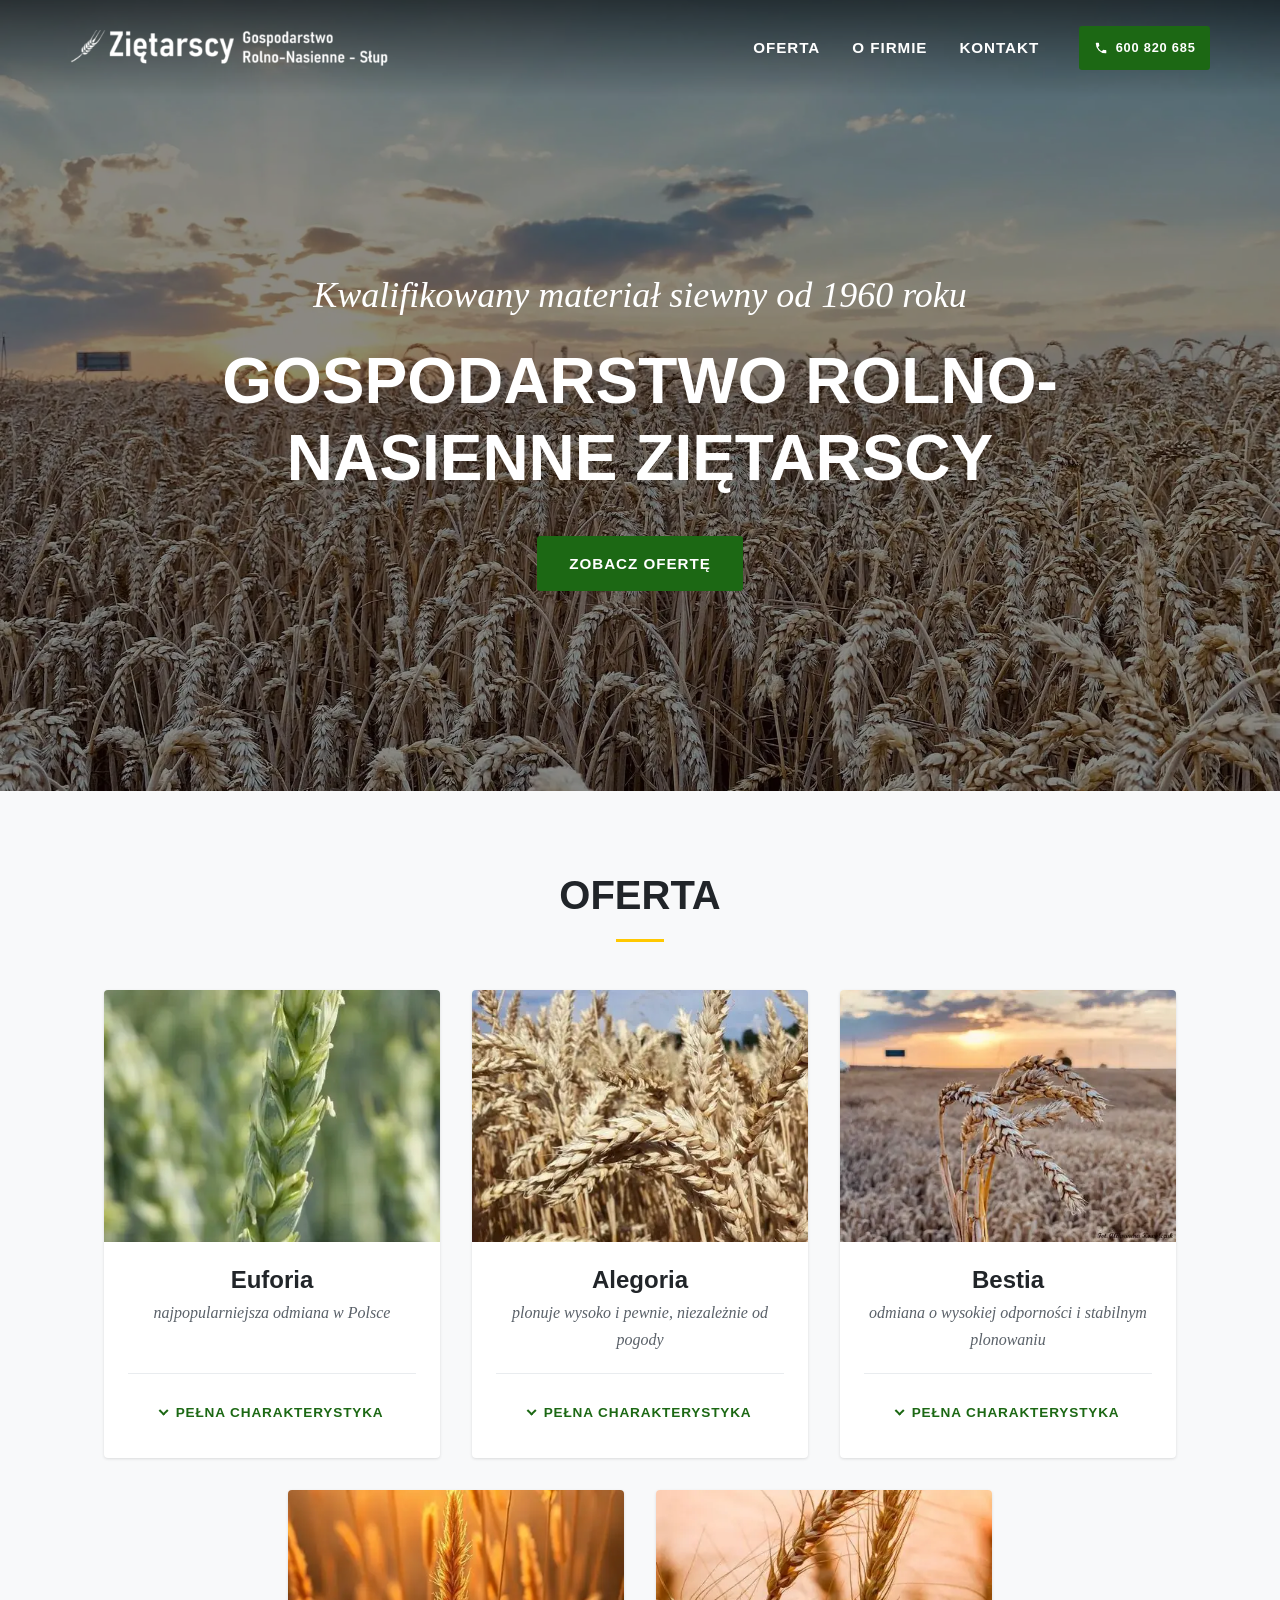
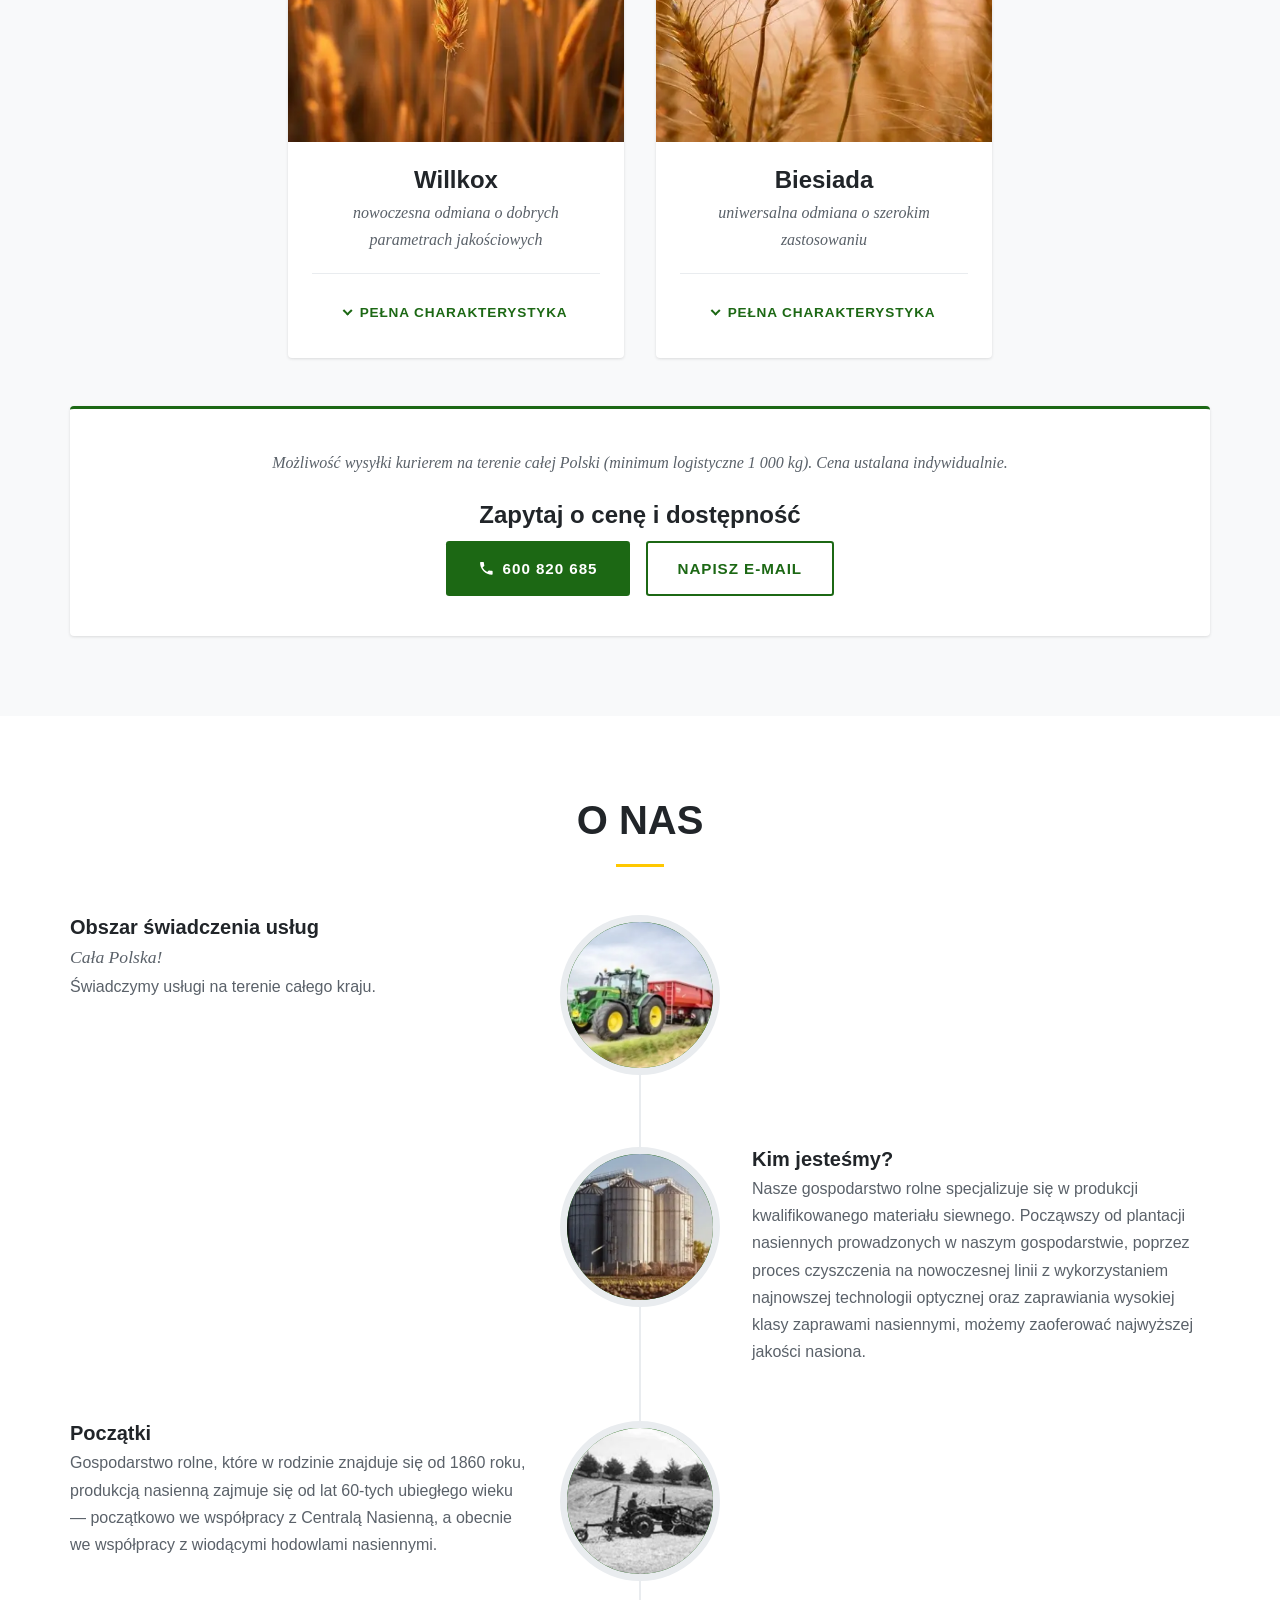
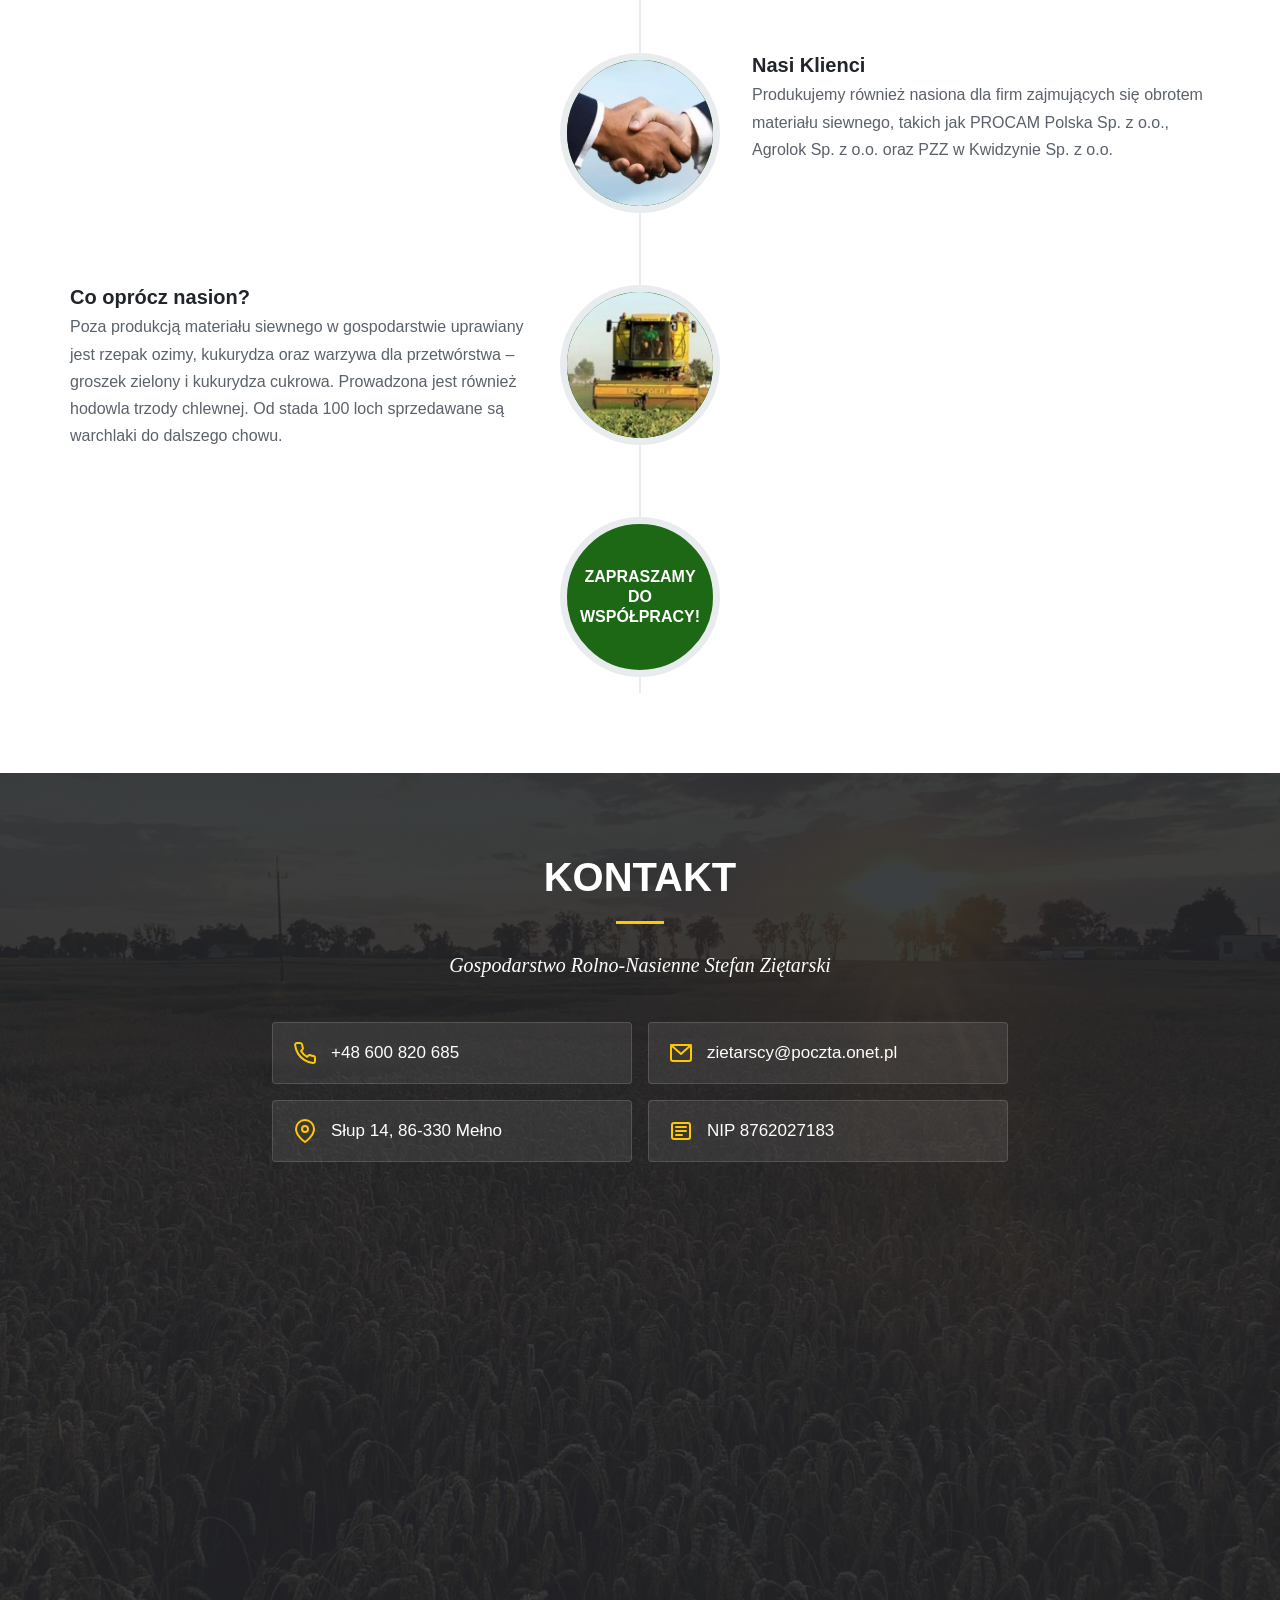
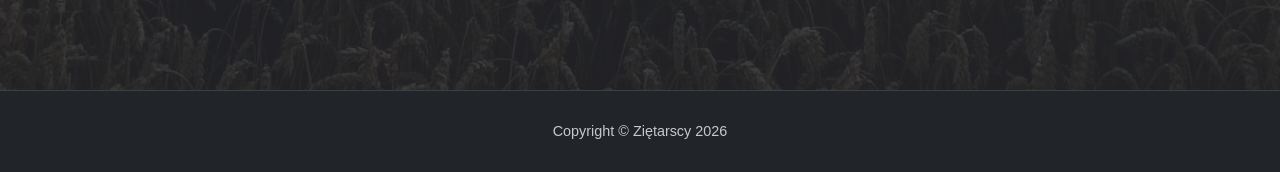
<file: sites/client-2/index.html>
<!DOCTYPE html>
<html lang="pl">
    <head>
        <meta charset="utf-8" />
        <meta name="viewport" content="width=device-width, initial-scale=1" />
        <meta
            http-equiv="Content-Security-Policy"
            content="default-src 'none'; img-src 'self'; style-src 'self' https://fonts.googleapis.com; font-src https://fonts.gstatic.com; script-src 'sha256-8TZc9z3IlDW+kh1U372kJ5DZhxP2zAfMg1Goc/mY4KI='; frame-src https://www.google.com; base-uri 'none'; form-action 'none'"
        />
        <title>Kwalifikowany materiał siewny pszenicy ozimej — Ziętarscy</title>
        <meta
            name="description"
            content="Kwalifikowany materiał siewny pszenicy ozimej: Euforia, Alegoria, Bestia, Willkox, Biesiada. Gospodarstwo spod Grudziądza, wysyłka kurierem po całej Polsce."
        />
        <meta name="robots" content="index, follow, max-image-preview:large, max-snippet:-1, max-video-preview:-1" />
        <link rel="canonical" href="https://nasiona-zietarscy.pl/" />

        <meta property="og:type" content="website" />
        <meta property="og:locale" content="pl_PL" />
        <meta property="og:site_name" content="Gospodarstwo Rolno-Nasienne Ziętarscy" />
        <meta property="og:title" content="Kwalifikowany materiał siewny pszenicy ozimej — Ziętarscy" />
        <meta
            property="og:description"
            content="Kwalifikowany materiał siewny pszenicy ozimej: Euforia, Alegoria, Bestia, Willkox, Biesiada. Wysyłka kurierem po całej Polsce."
        />
        <meta property="og:url" content="https://nasiona-zietarscy.pl/" />
        <meta property="og:image" content="https://nasiona-zietarscy.pl/assets/img/hero.jpg" />
        <meta property="og:image:width" content="1920" />
        <meta property="og:image:height" content="1400" />
        <meta property="og:image:alt" content="Łan pszenicy ozimej w gospodarstwie nasiennym Ziętarskich" />
        <meta name="twitter:card" content="summary_large_image" />
        <meta name="twitter:title" content="Kwalifikowany materiał siewny pszenicy ozimej — Ziętarscy" />
        <meta
            name="twitter:description"
            content="Kwalifikowany materiał siewny pszenicy ozimej: Euforia, Alegoria, Bestia, Willkox, Biesiada. Wysyłka kurierem po całej Polsce."
        />
        <meta name="twitter:image" content="https://nasiona-zietarscy.pl/assets/img/hero.jpg" />
        <meta name="twitter:image:alt" content="Łan pszenicy ozimej w gospodarstwie nasiennym Ziętarskich" />

        <link rel="icon" href="favicon.svg" type="image/svg+xml" />
        <meta name="theme-color" content="#1c6814" />

        <link rel="preload" as="image" href="assets/img/hero.webp" type="image/webp" fetchpriority="high" />

        <link rel="preconnect" href="https://fonts.googleapis.com" />
        <link rel="preconnect" href="https://fonts.gstatic.com" crossorigin />
        <link
            rel="stylesheet"
            href="https://fonts.googleapis.com/css2?family=Montserrat:wght@400;700&amp;family=Roboto+Slab:wght@400&amp;display=swap"
        />
        <link rel="stylesheet" href="assets/css/styles.css" />
    </head>
    <body id="page-top">
        <a class="skip-link" href="#tresc">Przejdź do treści</a>

        <header class="site-header" id="mainNav">
            <div class="container site-header__inner">
                <a class="brand" href="#page-top">
                    <picture>
                        <source type="image/webp" srcset="assets/img/logo-light.webp" />
                        <img
                            src="assets/img/logo-light.png"
                            width="416"
                            height="47"
                            alt="Gospodarstwo Rolno-Nasienne Ziętarscy"
                        />
                    </picture>
                </a>
                <button
                    class="nav-toggle"
                    type="button"
                    aria-expanded="false"
                    aria-controls="mainMenu"
                    aria-label="Otwórz menu"
                >
                    <span class="nav-toggle__label">Menu</span>
                    <svg class="nav-toggle__icon" viewBox="0 0 24 24" aria-hidden="true" focusable="false">
                        <path d="M3 6h18M3 12h18M3 18h18" />
                    </svg>
                </button>
                <a class="btn header-phone" href="tel:+48600820685" aria-label="Zadzwoń: 600 820 685">
                    <svg class="btn__icon" viewBox="0 0 24 24" aria-hidden="true" focusable="false">
                        <path
                            d="M6.6 10.8a15.1 15.1 0 0 0 6.6 6.6l2.2-2.2a1 1 0 0 1 1-.24 11.4 11.4 0 0 0 3.6.58 1 1 0 0 1 1 1V20a1 1 0 0 1-1 1A17 17 0 0 1 3 4a1 1 0 0 1 1-1h3.5a1 1 0 0 1 1 1 11.4 11.4 0 0 0 .58 3.6 1 1 0 0 1-.25 1z"
                        />
                    </svg>
                    <span class="header-phone__label">600 820 685</span>
                </a>
                <nav id="mainMenu" class="site-nav" aria-label="Menu główne">
                    <ul>
                        <li><a href="#oferta">Oferta</a></li>
                        <li><a href="#o-firmie">O firmie</a></li>
                        <li><a href="#kontakt">Kontakt</a></li>
                    </ul>
                </nav>
            </div>
        </header>

        <main id="tresc">
            <section class="masthead">
                <div class="container">
                    <p class="masthead__subheading">Kwalifikowany materiał siewny od 1960 roku</p>
                    <h1 class="masthead__heading">Gospodarstwo Rolno-Nasienne Ziętarscy</h1>
                    <a class="btn" href="#oferta">Zobacz ofertę</a>
                </div>
            </section>

            <section class="section section--light" id="oferta">
                <div class="container">
                    <h2 class="section__heading">Oferta</h2>

                    <ul class="offer">
                        <li class="offer__item">
                            <div class="offer__media">
                                <picture>
                                    <source
                                        type="image/webp"
                                        sizes="(min-width: 48em) 22rem, 92vw"
                                        srcset="
                                            assets/img/oferta/euforia-450.webp 450w,
                                            assets/img/oferta/euforia-600.webp 600w
                                        "
                                    />
                                    <img
                                        src="assets/img/oferta/euforia-600.jpg"
                                        sizes="(min-width: 48em) 22rem, 92vw"
                                        srcset="
                                            assets/img/oferta/euforia-450.jpg 450w,
                                            assets/img/oferta/euforia-600.jpg 600w
                                        "
                                        width="900"
                                        height="675"
                                        loading="lazy"
                                        decoding="async"
                                        alt="Łan pszenicy ozimej odmiany Euforia"
                                    />
                                </picture>
                            </div>
                            <div class="offer__body">
                                <h3 class="offer__name">Euforia</h3>
                                <p class="offer__lead">najpopularniejsza odmiana w Polsce</p>
                                <details class="offer__details">
                                    <summary>Pełna charakterystyka</summary>
                                    <ul class="offer__specs">
                                        <li>Doskonałe plonowanie</li>
                                        <li>Rewelacyjna zimotrwałość (5,5–6)</li>
                                        <li>Jakość E/A- stabilna także podczas mokrych żniw</li>
                                        <li>Tolerancyjna na wczesny i opóźniony termin siewu</li>
                                        <li>Bardzo dobra odporność na wyleganie</li>
                                        <li>Ziarno ciężkie, dobrze wyrównane</li>
                                        <li>Odporna na porastanie</li>
                                    </ul>
                                </details>
                            </div>
                        </li>

                        <li class="offer__item">
                            <div class="offer__media">
                                <picture>
                                    <source
                                        type="image/webp"
                                        sizes="(min-width: 48em) 22rem, 92vw"
                                        srcset="
                                            assets/img/oferta/alegoria-450.webp 450w,
                                            assets/img/oferta/alegoria-600.webp 600w
                                        "
                                    />
                                    <img
                                        src="assets/img/oferta/alegoria-600.jpg"
                                        sizes="(min-width: 48em) 22rem, 92vw"
                                        srcset="
                                            assets/img/oferta/alegoria-450.jpg 450w,
                                            assets/img/oferta/alegoria-600.jpg 600w
                                        "
                                        width="900"
                                        height="675"
                                        loading="lazy"
                                        decoding="async"
                                        alt="Łan pszenicy ozimej odmiany Alegoria"
                                    />
                                </picture>
                            </div>
                            <div class="offer__body">
                                <h3 class="offer__name">Alegoria</h3>
                                <p class="offer__lead">plonuje wysoko i pewnie, niezależnie od pogody</p>
                                <details class="offer__details">
                                    <summary>Pełna charakterystyka</summary>
                                    <ul class="offer__specs">
                                        <li>Lider plonowania – numer 1 w intensywnej uprawie w badaniach COBORU 2023</li>
                                        <li>Odporna na kaprysy pogody – świetnie znosi suszę i upały</li>
                                        <li>Zdrowa od kłosa po korzeń – wysoka odporność na choroby zbóż</li>
                                        <li>Mocna słoma, brak wylegania – stabilny zbiór w każdych warunkach</li>
                                        <li>Piękne, grube ziarno – wysoka MTZ i doskonałe parametry jakościowe</li>
                                        <li>Bogata w gluten i białko – idealna dla młynarzy i piekarzy</li>
                                        <li>Prosta w prowadzeniu – stabilny rozwój, równomierne dojrzewanie</li>
                                    </ul>
                                </details>
                            </div>
                        </li>

                        <li class="offer__item">
                            <div class="offer__media">
                                <picture>
                                    <source
                                        type="image/webp"
                                        sizes="(min-width: 48em) 22rem, 92vw"
                                        srcset="
                                            assets/img/oferta/bestia-450.webp 450w,
                                            assets/img/oferta/bestia-900.webp 900w
                                        "
                                    />
                                    <img
                                        src="assets/img/oferta/bestia-900.jpg"
                                        sizes="(min-width: 48em) 22rem, 92vw"
                                        srcset="
                                            assets/img/oferta/bestia-450.jpg 450w,
                                            assets/img/oferta/bestia-900.jpg 900w
                                        "
                                        width="900"
                                        height="675"
                                        loading="lazy"
                                        decoding="async"
                                        alt="Łan pszenicy ozimej odmiany Bestia"
                                    />
                                </picture>
                            </div>
                            <div class="offer__body">
                                <h3 class="offer__name">Bestia</h3>
                                <p class="offer__lead">odmiana o wysokiej odporności i stabilnym plonowaniu</p>
                                <details class="offer__details">
                                    <summary>Pełna charakterystyka</summary>
                                    <ul class="offer__specs">
                                        <li>Plon: bardzo wysoki — w doświadczeniach COBORU 2025 osiągnęła 107% wzorca zarówno na A1, jak i A2; w doświadczeniach regionalnych 2024 zdarzały się wyniki nawet 120–140% wzorca</li>
                                        <li>Zimotrwałość: 4/9</li>
                                        <li>MTZ: około 49–51 g, czyli bardzo grube ziarno</li>
                                        <li>Zdrowotność: szczególnie dobrze wygląda rdza żółta (7/9); mączniak, septoriozy i brunatna plamistość są na poziomie około 6/9</li>
                                        <li>Wyleganie: ocena około 3/9</li>
                                        <li>Wysokość: około 102–104 cm</li>
                                        <li>Siew opóźniony: tak, odmiana jest do niego przydatna</li>
                                        <li>Po kukurydzy: również polecana</li>
                                        <li>Chlorotoluron: odporna/tolerancyjna, co daje dodatkową opcję w ochronie herbicydowej</li>
                                    </ul>
                                </details>
                            </div>
                        </li>

                        <li class="offer__item">
                            <div class="offer__media">
                                <picture>
                                    <source
                                        type="image/webp"
                                        sizes="(min-width: 48em) 22rem, 92vw"
                                        srcset="
                                            assets/img/oferta/willkox-450.webp 450w,
                                            assets/img/oferta/willkox-768.webp 768w
                                        "
                                    />
                                    <img
                                        src="assets/img/oferta/willkox-768.jpg"
                                        sizes="(min-width: 48em) 22rem, 92vw"
                                        srcset="
                                            assets/img/oferta/willkox-450.jpg 450w,
                                            assets/img/oferta/willkox-768.jpg 768w
                                        "
                                        width="900"
                                        height="675"
                                        loading="lazy"
                                        decoding="async"
                                        alt="Łan pszenicy ozimej odmiany Willkox"
                                    />
                                </picture>
                            </div>
                            <div class="offer__body">
                                <h3 class="offer__name">Willkox</h3>
                                <p class="offer__lead">nowoczesna odmiana o dobrych parametrach jakościowych</p>
                                <details class="offer__details">
                                    <summary>Pełna charakterystyka</summary>
                                    <ul class="offer__specs">
                                        <li>Typ: pszenica ozima, jakościowa A</li>
                                        <li>Płonowanie: bardzo wysokie; w niemieckich doświadczeniach BSA/BSV osiągała wyniki do ok. 11,1 t/ha, a w części lokalizacji ponad wzorzec</li>
                                        <li>Zdrowotność: mocna strona odmiany — szczególnie rdza żółta i mączniak, dobrze wypada też pod względem septoriozy</li>
                                        <li>Wyleganie: dobra odporność</li>
                                        <li>Dojrzewanie: średnie</li>
                                        <li>Krzewienie/kłoszenie: średnie</li>
                                        <li>MTZ: ok. 43,9 g</li>
                                    </ul>
                                </details>
                            </div>
                        </li>

                        <li class="offer__item">
                            <div class="offer__media">
                                <picture>
                                    <source
                                        type="image/webp"
                                        sizes="(min-width: 48em) 22rem, 92vw"
                                        srcset="
                                            assets/img/oferta/biesiada-450.webp 450w,
                                            assets/img/oferta/biesiada-626.webp 626w
                                        "
                                    />
                                    <img
                                        src="assets/img/oferta/biesiada-626.jpg"
                                        sizes="(min-width: 48em) 22rem, 92vw"
                                        srcset="
                                            assets/img/oferta/biesiada-450.jpg 450w,
                                            assets/img/oferta/biesiada-626.jpg 626w
                                        "
                                        width="900"
                                        height="675"
                                        loading="lazy"
                                        decoding="async"
                                        alt="Łan pszenicy ozimej odmiany Biesiada"
                                    />
                                </picture>
                            </div>
                            <div class="offer__body">
                                <h3 class="offer__name">Biesiada</h3>
                                <p class="offer__lead">uniwersalna odmiana o szerokim zastosowaniu</p>
                                <details class="offer__details">
                                    <summary>Pełna charakterystyka</summary>
                                    <ul class="offer__specs">
                                        <li>Mrozoodporność: 5,5/9 – bardzo wysoka</li>
                                        <li>Grupa A – pszenica jakościowa, młynarsko-piekarska</li>
                                        <li>Wysoka tolerancja na zakwaszenie gleby – duży plus na słabszych stanowiskach</li>
                                        <li>Rośliny ok. 95 cm, ze sprężystą, mocną słomą</li>
                                        <li>Dobra zdrowotność i gen Pch1, związany z odpornością na łamliwość podstawy źdźbła</li>
                                        <li>MTZ ok. 50 g i dobra odporność ziarna na osypywanie</li>
                                        <li>Deklarowana zawartość białka powyżej 13%</li>
                                        <li>Zalecana obsada w terminie optymalnym: 300–350 ziaren/m², czyli orientacyjnie 150–180 kg/ha przy podanym przez hodowcę MTZ</li>
                                    </ul>
                                </details>
                            </div>
                        </li>
                    </ul>

                    <div class="offer__cta">
                        <p class="offer__note">
                            Możliwość wysyłki kurierem na terenie całej Polski (minimum logistyczne 1 000 kg). Cena ustalana
                            indywidualnie.
                        </p>
                        <h3 class="offer__cta-heading">Zapytaj o cenę i dostępność</h3>
                        <p class="offer__cta-actions">
                            <a class="btn" href="tel:+48600820685">
                                <svg class="btn__icon" viewBox="0 0 24 24" aria-hidden="true" focusable="false">
                                    <path
                                        d="M6.6 10.8a15.1 15.1 0 0 0 6.6 6.6l2.2-2.2a1 1 0 0 1 1-.24 11.4 11.4 0 0 0 3.6.58 1 1 0 0 1 1 1V20a1 1 0 0 1-1 1A17 17 0 0 1 3 4a1 1 0 0 1 1-1h3.5a1 1 0 0 1 1 1 11.4 11.4 0 0 0 .58 3.6 1 1 0 0 1-.25 1z"
                                    />
                                </svg>
                                <span>600 820 685</span>
                            </a>
                            <a class="btn btn--ghost" href="mailto:zietarscy@poczta.onet.pl">Napisz e-mail</a>
                        </p>
                    </div>
                </div>
            </section>

            <section class="section" id="o-firmie">
                <div class="container">
                    <h2 class="section__heading">O nas</h2>

                    <ul class="timeline">
                        <li class="timeline__item">
                            <div class="timeline__image">
                                <picture>
                                    <source type="image/webp" srcset="assets/img/about/1.webp" />
                                    <img
                                        src="assets/img/about/1.jpg"
                                        width="320"
                                        height="320"
                                        loading="lazy"
                                        decoding="async"
                                        alt="Pole uprawne gospodarstwa"
                                    />
                                </picture>
                            </div>
                            <div class="timeline__panel">
                                <h3>Obszar świadczenia usług</h3>
                                <p class="timeline__subheading">Cała Polska!</p>
                                <p>Świadczymy usługi na terenie całego kraju.</p>
                            </div>
                        </li>

                        <li class="timeline__item">
                            <div class="timeline__image">
                                <picture>
                                    <source type="image/webp" srcset="assets/img/about/2.webp" />
                                    <img
                                        src="assets/img/about/2.jpg"
                                        width="320"
                                        height="320"
                                        loading="lazy"
                                        decoding="async"
                                        alt="Linia czyszczenia materiału siewnego"
                                    />
                                </picture>
                            </div>
                            <div class="timeline__panel">
                                <h3>Kim jesteśmy?</h3>
                                <p>
                                    Nasze gospodarstwo rolne specjalizuje się w produkcji kwalifikowanego materiału siewnego.
                                    Począwszy od plantacji nasiennych prowadzonych w naszym gospodarstwie, poprzez proces
                                    czyszczenia na nowoczesnej linii z wykorzystaniem najnowszej technologii optycznej oraz
                                    zaprawiania wysokiej klasy zaprawami nasiennymi, możemy zaoferować najwyższej jakości
                                    nasiona.
                                </p>
                            </div>
                        </li>

                        <li class="timeline__item">
                            <div class="timeline__image">
                                <picture>
                                    <source type="image/webp" srcset="assets/img/about/3.webp" />
                                    <img
                                        src="assets/img/about/3.jpg"
                                        width="320"
                                        height="320"
                                        loading="lazy"
                                        decoding="async"
                                        alt="Zabudowania gospodarstwa"
                                    />
                                </picture>
                            </div>
                            <div class="timeline__panel">
                                <h3>Początki</h3>
                                <p>
                                    Gospodarstwo rolne, które w rodzinie znajduje się od 1860 roku, produkcją nasienną zajmuje
                                    się od lat 60-tych ubiegłego wieku — początkowo we współpracy z Centralą Nasienną, a
                                    obecnie we współpracy z wiodącymi hodowlami nasiennymi.
                                </p>
                            </div>
                        </li>

                        <li class="timeline__item">
                            <div class="timeline__image">
                                <picture>
                                    <source type="image/webp" srcset="assets/img/about/4.webp" />
                                    <img
                                        src="assets/img/about/4.jpg"
                                        width="320"
                                        height="320"
                                        loading="lazy"
                                        decoding="async"
                                        alt="Worki z kwalifikowanym materiałem siewnym"
                                    />
                                </picture>
                            </div>
                            <div class="timeline__panel">
                                <h3>Nasi Klienci</h3>
                                <p>
                                    Produkujemy również nasiona dla firm zajmujących się obrotem materiału siewnego, takich jak
                                    PROCAM Polska Sp. z o.o., Agrolok Sp. z o.o. oraz PZZ w Kwidzynie Sp. z o.o.
                                </p>
                            </div>
                        </li>

                        <li class="timeline__item">
                            <div class="timeline__image">
                                <picture>
                                    <source type="image/webp" srcset="assets/img/about/5.webp" />
                                    <img
                                        src="assets/img/about/5.jpg"
                                        width="320"
                                        height="320"
                                        loading="lazy"
                                        decoding="async"
                                        alt="Uprawy towarzyszące w gospodarstwie"
                                    />
                                </picture>
                            </div>
                            <div class="timeline__panel">
                                <h3>Co oprócz nasion?</h3>
                                <p>
                                    Poza produkcją materiału siewnego w gospodarstwie uprawiany jest rzepak ozimy, kukurydza
                                    oraz warzywa dla przetwórstwa – groszek zielony i kukurydza cukrowa. Prowadzona jest
                                    również hodowla trzody chlewnej. Od stada 100 loch sprzedawane są warchlaki do dalszego
                                    chowu.
                                </p>
                            </div>
                        </li>

                        <li class="timeline__item timeline__item--final">
                            <a class="timeline__image timeline__image--text" href="#kontakt">Zapraszamy do współpracy!</a>
                        </li>
                    </ul>
                </div>
            </section>

            <section class="section section--dark" id="kontakt">
                <div class="container">
                    <h2 class="section__heading">Kontakt</h2>
                    <p class="section__lead">Gospodarstwo Rolno-Nasienne Stefan Ziętarski</p>

                    <address class="contact__grid">
                        <a class="contact__item" href="tel:+48600820685">
                            <svg class="contact__icon" viewBox="0 0 24 24" aria-hidden="true" focusable="false">
                                <path
                                    d="M22 16.92v3a2 2 0 0 1-2.18 2 19.79 19.79 0 0 1-8.63-3.07 19.5 19.5 0 0 1-6-6A19.79 19.79 0 0 1 2.12 4.18 2 2 0 0 1 4.11 2h3a2 2 0 0 1 2 1.72c.127.96.362 1.903.7 2.81a2 2 0 0 1-.45 2.11L8.09 9.91a16 16 0 0 0 6 6l1.27-1.27a2 2 0 0 1 2.11-.45c.907.338 1.85.573 2.81.7A2 2 0 0 1 22 16.92z"
                                />
                            </svg>
                            <span>+48 600 820 685</span>
                        </a>
                        <a class="contact__item" href="mailto:zietarscy@poczta.onet.pl">
                            <svg class="contact__icon" viewBox="0 0 24 24" aria-hidden="true" focusable="false">
                                <rect x="2" y="4" width="20" height="16" rx="2" />
                                <polyline points="22,4 12,13 2,4" />
                            </svg>
                            <span>zietarscy@poczta.onet.pl</span>
                        </a>
                        <a
                            class="contact__item"
                            href="https://maps.google.com/?cid=401172338873957240"
                            target="_blank"
                            rel="noopener"
                            aria-label="Słup 14, 86-330 Mełno — zobacz dojazd w Mapach Google (otwiera się w nowej karcie)"
                        >
                            <svg class="contact__icon" viewBox="0 0 24 24" aria-hidden="true" focusable="false">
                                <path d="M21 10c0 7-9 13-9 13s-9-6-9-13a9 9 0 0 1 18 0z" />
                                <circle cx="12" cy="10" r="3" />
                            </svg>
                            <span>Słup 14, 86-330 Mełno</span>
                        </a>
                        <p class="contact__item">
                            <svg class="contact__icon" viewBox="0 0 24 24" aria-hidden="true" focusable="false">
                                <rect x="3" y="4" width="18" height="16" rx="2" />
                                <path d="M7 8h10M7 12h10M7 16h6" />
                            </svg>
                            <span>NIP 8762027183</span>
                        </p>
                    </address>

                    <iframe
                        class="contact__map"
                        title="Mapa dojazdu — Gospodarstwo Rolno-Nasienne Ziętarscy, Słup 14, 86-330 Mełno"
                        src="https://www.google.com/maps/embed?pb=!1m18!1m12!1m3!1d223395.69588843483!2d18.939887489796902!3d53.46920288747239!2m3!1f0!2f0!3f0!3m2!1i1024!2i768!4f13.1!3m3!1m2!1s0x471d32e5555227f1%3A0x591401de04b7b78!2sZi%C4%99tarski%20Stefan.%20Gospodarstwo%20rolne!5e0!3m2!1sen!2spl!4v1653855276196!5m2!1sen!2spl"
                        width="100%"
                        height="400"
                        loading="lazy"
                        allowfullscreen
                        referrerpolicy="no-referrer-when-downgrade"
                    ></iframe>
                </div>
            </section>
        </main>

        <footer class="site-footer">
            <div class="container">
                <p class="site-footer__legal">Copyright &copy; Ziętarscy 2026</p>
            </div>
        </footer>

        <script type="application/ld+json">
            {
                "@context": "https://schema.org",
                "@graph": [
                    {
                        "@type": "LocalBusiness",
                        "@id": "https://nasiona-zietarscy.pl/#business",
                        "name": "Gospodarstwo Rolno-Nasienne Stefan Ziętarski",
                        "alternateName": "Gospodarstwo Rolno-Nasienne Ziętarscy",
                        "url": "https://nasiona-zietarscy.pl/",
                        "description": "Produkcja i sprzedaż kwalifikowanego materiału siewnego pszenicy ozimej — odmiany Euforia, Alegoria, Bestia, Willkox i Biesiada. Wysyłka kurierem na terenie całej Polski.",
                        "image": {
                            "@type": "ImageObject",
                            "@id": "https://nasiona-zietarscy.pl/#hero-image",
                            "url": "https://nasiona-zietarscy.pl/assets/img/hero.jpg",
                            "width": 1920,
                            "height": 1400,
                            "caption": "Łan pszenicy ozimej w gospodarstwie nasiennym Ziętarskich"
                        },
                        "logo": {
                            "@type": "ImageObject",
                            "url": "https://nasiona-zietarscy.pl/assets/img/logo-light.png",
                            "width": 416,
                            "height": 47
                        },
                        "telephone": "+48600820685",
                        "email": "zietarscy@poczta.onet.pl",
                        "vatID": "PL8762027183",
                        "taxID": "8762027183",
                        "foundingDate": "1860",
                        "address": {
                            "@type": "PostalAddress",
                            "streetAddress": "Słup 14",
                            "postalCode": "86-330",
                            "addressLocality": "Mełno",
                            "addressRegion": "kujawsko-pomorskie",
                            "addressCountry": "PL"
                        },
                        "geo": {
                            "@type": "GeoCoordinates",
                            "latitude": 53.4662682,
                            "longitude": 19.0267108
                        },
                        "hasMap": "https://maps.google.com/?cid=401172338873957240",
                        "sameAs": ["https://maps.google.com/?cid=401172338873957240"],
                        "areaServed": {
                            "@type": "Country",
                            "name": "Polska"
                        },
                        "knowsLanguage": "pl",
                        "knowsAbout": [
                            "Kwalifikowany materiał siewny pszenicy ozimej",
                            "Pszenica ozima Euforia",
                            "Pszenica ozima Alegoria",
                            "Pszenica ozima Bestia",
                            "Pszenica ozima Willkox",
                            "Pszenica ozima Biesiada"
                        ]
                    },
                    {
                        "@type": "WebSite",
                        "@id": "https://nasiona-zietarscy.pl/#website",
                        "url": "https://nasiona-zietarscy.pl/",
                        "name": "Gospodarstwo Rolno-Nasienne Ziętarscy",
                        "inLanguage": "pl-PL",
                        "publisher": { "@id": "https://nasiona-zietarscy.pl/#business" }
                    },
                    {
                        "@type": "WebPage",
                        "@id": "https://nasiona-zietarscy.pl/#webpage",
                        "url": "https://nasiona-zietarscy.pl/",
                        "name": "Kwalifikowany materiał siewny pszenicy ozimej — Ziętarscy",
                        "description": "Kwalifikowany materiał siewny pszenicy ozimej: Euforia, Alegoria, Bestia, Willkox, Biesiada. Gospodarstwo spod Grudziądza, wysyłka kurierem po całej Polsce.",
                        "inLanguage": "pl-PL",
                        "isPartOf": { "@id": "https://nasiona-zietarscy.pl/#website" },
                        "about": { "@id": "https://nasiona-zietarscy.pl/#business" },
                        "primaryImageOfPage": { "@id": "https://nasiona-zietarscy.pl/#hero-image" }
                    }
                ]
            }
        </script>

        <script>
            const header = document.getElementById("mainNav");
            const toggle = document.querySelector(".nav-toggle");
            const nav = document.getElementById("mainMenu");
            const links = [...nav.querySelectorAll("a")];

            toggle.addEventListener("click", () => {
                const open = nav.classList.toggle("is-open");
                toggle.setAttribute("aria-expanded", String(open));
                toggle.setAttribute("aria-label", open ? "Zamknij menu" : "Otwórz menu");
            });

            links.forEach((link) =>
                link.addEventListener("click", () => {
                    nav.classList.remove("is-open");
                    toggle.setAttribute("aria-expanded", "false");
                    toggle.setAttribute("aria-label", "Otwórz menu");
                })
            );

            const onScroll = () => header.classList.toggle("is-scrolled", window.scrollY > 100);
            onScroll();
            window.addEventListener("scroll", onScroll, { passive: true });

            const sections = links.map((link) => document.querySelector(link.hash)).filter(Boolean);

            const spy = new IntersectionObserver(
                (entries) => {
                    entries
                        .filter((entry) => entry.isIntersecting)
                        .forEach((entry) => {
                            links.forEach((link) =>
                                link.classList.toggle("is-active", link.hash === `#${entry.target.id}`)
                            );
                        });
                },
                { rootMargin: "-50% 0px -50% 0px" }
            );

            sections.forEach((section) => spy.observe(section));
        </script>
    </body>
</html>
</file>
<file: sites/client-1/style.css>
/* ============================================
   Hanna Lewandowska — ECO ENGINEERING
   Modern Single-Page Site (2026)
   ============================================ */

/* --- Custom Properties --- */
:root {
  --green-primary: #10c011;
  --green-dark: #0a8a0b;
  --green-light: #5dc17b;
  --green-bright: #31e233;
  --green-soft: #7fe39d;
  --green-bg: #e8f8ea;

  --text-dark: #2d2d2d;
  --text-medium: #505050;
  --text-body: #606060;
  --text-light: #808080;
  --text-muted: #bebebe;

  --white: #ffffff;
  --bg-light: #f6f8f6;
  --bg-card: #ffffff;
  --border: #e2e8e2;

  --shadow-sm: 0 1px 3px rgba(0, 0, 0, 0.06);
  --shadow-md: 0 4px 12px rgba(0, 0, 0, 0.08);
  --shadow-lg: 0 8px 30px rgba(0, 0, 0, 0.1);

  --radius-sm: 6px;
  --radius-md: 12px;
  --radius-lg: 20px;

  --nav-height: 64px;
  --container-max: 1100px;

  --font-body: 'Oxygen', system-ui, sans-serif;
  --font-heading: 'Lato', system-ui, sans-serif;
}

/* --- Reset --- */
*,
*::before,
*::after {
  box-sizing: border-box;
  margin: 0;
  padding: 0;
}

html {
  scroll-behavior: smooth;
  scroll-padding-top: var(--nav-height);
}

body {
  font-family: var(--font-body);
  font-size: 16px;
  line-height: 1.7;
  color: var(--text-body);
  background: var(--white);
  -webkit-font-smoothing: antialiased;
}

img {
  max-width: 100%;
  height: auto;
  display: block;
}

a {
  color: var(--green-primary);
  text-decoration: none;
  transition: color 0.2s;
}

a:hover {
  color: var(--green-dark);
}

ul {
  list-style: none;
}

button {
  font-family: inherit;
  cursor: pointer;
  border: none;
  background: none;
}

/* --- Container --- */
.container {
  max-width: var(--container-max);
  margin: 0 auto;
  padding: 0 24px;
}

/* --- Section --- */
.section {
  padding: 80px 0;
}

.section--light {
  background: var(--bg-light);
}

.section--white {
  background: var(--white);
}

.section__title {
  font-family: var(--font-heading);
  font-size: clamp(1.75rem, 4vw, 2.5rem);
  font-weight: 700;
  color: var(--text-dark);
  text-align: center;
  margin-bottom: 8px;
  position: relative;
}

.section__title::after {
  content: '';
  display: block;
  width: 50px;
  height: 3px;
  background: var(--green-primary);
  margin: 16px auto 0;
  border-radius: 2px;
}

.section__subtitle {
  text-align: center;
  color: var(--text-light);
  margin-bottom: 48px;
  font-size: 1.05rem;
}

.section__title + .section__subtitle {
  margin-top: 24px;
}

/* ========== NAVIGATION ========== */
.nav {
  position: fixed;
  top: 0;
  left: 0;
  right: 0;
  z-index: 100;
  background: rgba(255, 255, 255, 0.95);
  backdrop-filter: blur(10px);
  -webkit-backdrop-filter: blur(10px);
  transition: box-shadow 0.3s;
  height: var(--nav-height);
}

.nav--scrolled {
  box-shadow: var(--shadow-md);
}

.nav__container {
  max-width: var(--container-max);
  margin: 0 auto;
  padding: 0 24px;
  display: flex;
  align-items: center;
  justify-content: space-between;
  height: 100%;
}

.nav__logo {
  font-family: var(--font-heading);
  font-size: 1.25rem;
  font-weight: 700;
  color: var(--text-dark);
  white-space: nowrap;
}

.nav__logo:hover {
  color: var(--green-primary);
}

.nav__menu {
  display: flex;
  align-items: center;
  gap: 8px;
}

.nav__list {
  display: flex;
  gap: 4px;
}

.nav__link {
  display: block;
  padding: 8px 16px;
  font-size: 0.95rem;
  font-weight: 400;
  color: var(--text-medium);
  border-radius: var(--radius-sm);
  transition: color 0.2s, background 0.2s;
}

.nav__link:hover {
  color: var(--green-primary);
  background: var(--green-bg);
}

.nav__lang {
  margin-left: 12px;
  padding: 6px 14px;
  font-size: 0.85rem;
  font-weight: 700;
  color: var(--green-primary);
  border: 2px solid var(--green-primary);
  border-radius: var(--radius-sm);
  transition: all 0.2s;
  letter-spacing: 0.5px;
}

.nav__lang:hover {
  background: var(--green-primary);
  color: var(--white);
}

/* Hamburger */
.nav__hamburger {
  display: none;
  flex-direction: column;
  justify-content: center;
  gap: 5px;
  width: 32px;
  height: 32px;
  padding: 4px;
}

.nav__hamburger span {
  display: block;
  width: 100%;
  height: 2px;
  background: var(--text-dark);
  border-radius: 1px;
  transition: transform 0.3s, opacity 0.3s;
}

.nav__hamburger--open span:nth-child(1) {
  transform: translateY(7px) rotate(45deg);
}

.nav__hamburger--open span:nth-child(2) {
  opacity: 0;
}

.nav__hamburger--open span:nth-child(3) {
  transform: translateY(-7px) rotate(-45deg);
}

/* ========== HERO ========== */
.hero {
  position: relative;
  min-height: 100vh;
  display: flex;
  align-items: center;
  justify-content: center;
  text-align: center;
  background: url('img/bg-1.jpg') center/cover no-repeat;
  background-image: image-set(url('img/bg-1.webp') type('image/webp'), url('img/bg-1.jpg') type('image/jpeg'));
  color: var(--white);
}

.hero__overlay {
  position: absolute;
  inset: 0;
  background: linear-gradient(
    160deg,
    rgba(10, 60, 10, 0.75) 0%,
    rgba(16, 192, 17, 0.45) 100%
  );
}

.hero__content {
  position: relative;
  z-index: 1;
  padding: 24px;
  max-width: 700px;
}

.hero__title {
  font-family: var(--font-heading);
  font-size: clamp(2.2rem, 6vw, 3.8rem);
  font-weight: 700;
  letter-spacing: -0.5px;
  margin-bottom: 8px;
}

.hero__subtitle {
  font-size: clamp(1rem, 2.5vw, 1.4rem);
  font-weight: 300;
  letter-spacing: 4px;
  text-transform: uppercase;
  opacity: 0.9;
  margin-bottom: 24px;
}

.hero__tagline {
  font-size: clamp(1rem, 2vw, 1.2rem);
  font-weight: 300;
  opacity: 0.85;
  margin-bottom: 40px;
  line-height: 1.6;
}

.hero__cta {
  display: inline-block;
  padding: 14px 36px;
  font-size: 1rem;
  font-weight: 600;
  color: var(--white);
  background: var(--green-primary);
  border-radius: var(--radius-sm);
  transition: background 0.2s, transform 0.2s, box-shadow 0.2s;
  box-shadow: 0 4px 15px rgba(16, 192, 17, 0.3);
}

.hero__cta:hover {
  background: var(--green-dark);
  color: var(--white);
  transform: translateY(-2px);
  box-shadow: 0 6px 20px rgba(16, 192, 17, 0.4);
}

/* ========== ABOUT ========== */
.about__content {
  max-width: 750px;
  margin: 0 auto 48px;
  text-align: center;
}

.about__content p {
  margin-bottom: 16px;
  font-size: 1.05rem;
}

.about__partners {
  text-align: center;
}

.about__partners-label {
  font-family: var(--font-heading);
  font-size: 1.1rem;
  font-weight: 600;
  color: var(--text-medium);
  text-transform: uppercase;
  letter-spacing: 1px;
  margin-bottom: 24px;
}

.partners__strip {
  background: var(--white);
  border: 1px solid var(--border);
  border-radius: var(--radius-md);
  padding: 24px 32px;
  box-shadow: var(--shadow-sm);
}

.about__partners-img {
  max-width: 100%;
  margin: 0 auto;
  display: block;
  filter: grayscale(30%);
  transition: filter 0.3s;
}

.about__partners-img:hover {
  filter: grayscale(0%);
}

/* ========== SERVICES / CARDS ========== */
.services__grid {
  display: grid;
  grid-template-columns: repeat(3, 1fr);
  gap: 32px;
  margin-top: 48px;
}

.card {
  background: var(--bg-card);
  border-radius: var(--radius-md);
  overflow: hidden;
  box-shadow: var(--shadow-sm);
  transition: transform 0.3s, box-shadow 0.3s;
  display: flex;
  flex-direction: column;
}

.card:hover {
  transform: translateY(-4px);
  box-shadow: var(--shadow-lg);
}

.card__img-wrap {
  width: 100%;
  height: 200px;
  overflow: hidden;
  background: var(--green-bg);
}

.card__img {
  width: 100%;
  height: 100%;
  object-fit: cover;
  transition: transform 0.4s;
}

.card:hover .card__img {
  transform: scale(1.05);
}

.card__icon-wrap {
  display: flex;
  align-items: center;
  justify-content: center;
  padding: 32px 24px;
  background: linear-gradient(135deg, var(--green-bg) 0%, var(--white) 100%);
}

.card__icon {
  width: 100px;
  height: 100px;
  transition: transform 0.4s;
}

.card:hover .card__icon {
  transform: scale(1.1) rotate(3deg);
}

.card__body {
  padding: 24px;
  flex: 1;
  display: flex;
  flex-direction: column;
}

.card__title {
  font-family: var(--font-heading);
  font-size: 1.2rem;
  font-weight: 700;
  color: var(--text-dark);
  margin-bottom: 12px;
}

.card__desc {
  font-size: 0.95rem;
  color: var(--text-body);
  margin-bottom: 16px;
  flex: 1;
}

.card__toggle {
  align-self: flex-start;
  padding: 8px 20px;
  font-size: 0.85rem;
  font-weight: 600;
  color: var(--green-primary);
  border: 1.5px solid var(--green-primary);
  border-radius: var(--radius-sm);
  transition: all 0.2s;
}

.card__toggle:hover {
  background: var(--green-primary);
  color: var(--white);
}

.card__toggle[aria-expanded="true"] {
  background: var(--green-primary);
  color: var(--white);
}

.card__details {
  margin-top: 16px;
  padding-top: 16px;
  border-top: 1px solid var(--border);
}

.card__details ul {
  list-style: none;
  padding: 0;
}

.card__details li {
  position: relative;
  padding-left: 20px;
  margin-bottom: 10px;
  font-size: 0.9rem;
  color: var(--text-body);
  line-height: 1.5;
}

.card__details li::before {
  content: '';
  position: absolute;
  left: 0;
  top: 8px;
  width: 8px;
  height: 8px;
  background: var(--green-light);
  border-radius: 50%;
}

/* ========== CALENDAR TABLE ========== */
.table-wrap {
  overflow-x: auto;
  -webkit-overflow-scrolling: touch;
  border-radius: var(--radius-md);
  box-shadow: var(--shadow-sm);
  background: var(--white);
}

.cal-table {
  width: 100%;
  min-width: 900px;
  border-collapse: collapse;
  font-size: 0.88rem;
}

.cal-table thead {
  position: sticky;
  top: 0;
  z-index: 1;
}

.cal-table th {
  background: var(--green-light);
  color: var(--white);
  font-weight: 600;
  padding: 14px 16px;
  text-align: left;
  white-space: nowrap;
}

.cal-table td {
  padding: 12px 16px;
  border-bottom: 1px solid var(--border);
  vertical-align: top;
}

.cal-table tr:last-child td {
  border-bottom: none;
}

.cal-table tbody tr:not(.cal-table__group-row):hover {
  background: var(--green-bg);
}

.cal-table td:first-child {
  font-weight: 600;
  white-space: nowrap;
  color: var(--text-dark);
}

.cal-table__group-row td {
  background: var(--green-bg);
  font-family: var(--font-heading);
  font-weight: 700;
  font-size: 0.95rem;
  color: var(--green-dark);
  padding: 10px 16px;
  border-bottom: 2px solid var(--green-light);
  letter-spacing: 0.3px;
}

.cal-table__legal {
  font-size: 0.78rem;
  color: var(--text-light);
  line-height: 1.5;
}

.cal-notes {
  margin-top: 24px;
  padding: 20px 24px;
  background: var(--green-bg);
  border-left: 4px solid var(--green-light);
  border-radius: var(--radius-md);
}

.cal-notes__stamp {
  margin: 0 0 12px;
  font-weight: 700;
  color: var(--green-dark);
  font-size: 0.9rem;
}

.cal-notes ul {
  margin: 0;
  padding-left: 20px;
}

.cal-notes li {
  font-size: 0.85rem;
  line-height: 1.6;
  color: var(--text-light);
  margin-bottom: 8px;
}

.cal-notes li:last-child {
  margin-bottom: 0;
}

/* ========== CONTACT ========== */
.contact__grid {
  display: grid;
  grid-template-columns: repeat(auto-fit, minmax(240px, 1fr));
  gap: 20px;
  max-width: 750px;
  margin: 48px auto 0;
}

.contact__item {
  display: flex;
  align-items: center;
  gap: 14px;
  padding: 18px 22px;
  background: var(--bg-light);
  border-radius: var(--radius-md);
  color: var(--text-body);
  transition: background 0.2s, transform 0.2s, box-shadow 0.2s;
}

a.contact__item:hover {
  background: var(--green-bg);
  color: var(--green-dark);
  transform: translateY(-2px);
  box-shadow: var(--shadow-sm);
}

.contact__icon {
  width: 24px;
  height: 24px;
  flex-shrink: 0;
  color: var(--green-primary);
}

/* Contact Map */
.contact__map {
  margin-top: 48px;
  border-radius: var(--radius-md);
  overflow: hidden;
  box-shadow: var(--shadow-md);
}

/* ========== FOOTER ========== */
.footer {
  background: var(--text-dark);
  color: var(--text-muted);
  padding: 32px 0;
  font-size: 0.85rem;
}

.footer__inner {
  text-align: center;
}

.footer__rodo-toggle {
  display: inline-block;
  margin-top: 12px;
  color: var(--green-light);
  font-size: 0.82rem;
  text-decoration: underline;
  text-underline-offset: 3px;
  transition: color 0.2s;
}

.footer__rodo-toggle:hover {
  color: var(--green-bright);
}

.footer__rodo {
  max-width: 700px;
  margin: 16px auto 0;
  font-size: 0.78rem;
  line-height: 1.6;
  color: var(--text-light);
  text-align: left;
}

/* ========== SCROLL REVEAL ========== */
.reveal {
  opacity: 0;
  transform: translateY(30px);
  transition: opacity 0.6s ease-out, transform 0.6s ease-out;
}

.revealed {
  opacity: 1;
  transform: translateY(0);
}

/* ========== RESPONSIVE ========== */

/* Tablet */
@media (max-width: 900px) {
  .services__grid {
    grid-template-columns: repeat(2, 1fr);
  }

  .section {
    padding: 60px 0;
  }
}

/* Mobile */
@media (max-width: 640px) {
  :root {
    --nav-height: 56px;
  }

  .nav {
    background: var(--white);
    backdrop-filter: none;
    -webkit-backdrop-filter: none;
    box-shadow: var(--shadow-sm);
  }

  .nav__hamburger {
    display: flex;
  }

  .nav__menu {
    position: fixed;
    top: var(--nav-height);
    left: 0;
    right: 0;
    bottom: 0;
    flex-direction: column;
    align-items: center;
    justify-content: flex-start;
    padding-top: 40px;
    gap: 8px;
    background: var(--white);
    backdrop-filter: none;
    -webkit-backdrop-filter: none;
    box-shadow: inset 0 1px 0 var(--border);
    transform: translateX(100%);
    transition: transform 0.3s ease;
  }

  .nav__menu--open {
    transform: translateX(0);
  }

  .nav__list {
    flex-direction: column;
    align-items: center;
    gap: 4px;
  }

  .nav__link {
    font-size: 1.15rem;
    padding: 12px 32px;
  }

  .nav__lang {
    margin-left: 0;
    margin-top: 16px;
  }

  .services__grid {
    grid-template-columns: 1fr;
    gap: 24px;
  }

  .section {
    padding: 48px 0;
  }

  .section__title {
    font-size: 1.6rem;
  }

  .hero__content {
    padding: 16px;
  }

  .contact__grid {
    grid-template-columns: 1fr;
  }

  .accordion__header {
    padding: 14px 18px;
    font-size: 0.95rem;
  }

  .cal-table {
    font-size: 0.8rem;
  }

  .cal-table th,
  .cal-table td {
    padding: 8px 10px;
  }
}

/* Small phones */
@media (max-width: 380px) {
  .hero__title {
    font-size: 1.8rem;
  }

  .hero__subtitle {
    font-size: 0.85rem;
    letter-spacing: 2px;
  }
}
</file>
<file: sites/client-2/assets/css/styles.css>
/* Gospodarstwo Rolno-Nasienne Ziętarscy — single stylesheet, no framework */

/* Montserrat + Roboto Slab are loaded from Google Fonts in the page <head>. */

/* ---------- Tokens ---------- */
:root {
    --dark: #212529;
    --green: #1c6814;
    --green-bright: #1f7a16;
    --gold: #ffc800;
    --light: #f8f9fa;
    --muted: #5a6169;
    --border: #e9ecef;
    --text: #212529;
    --header-h: 4.5rem;

    /* focus ring colour; flipped to gold by the dark-background blocks below */
    --focus: var(--dark);

    --font-head: "Montserrat", -apple-system, BlinkMacSystemFont, "Segoe UI", Roboto, Arial, sans-serif;
    --font-serif: "Roboto Slab", Georgia, "Times New Roman", serif;
}

.site-header,
.masthead,
.section--dark,
.site-footer {
    --focus: var(--gold);
}

/* ---------- Base ---------- */
*,
*::before,
*::after {
    box-sizing: border-box;
}

html {
    scroll-behavior: smooth;
    scroll-padding-top: var(--header-h);
    -webkit-text-size-adjust: 100%;
}

body {
    margin: 0;
    font-family: var(--font-head);
    font-size: 1rem;
    line-height: 1.7;
    color: var(--text);
    background: #fff;
    overflow-x: hidden;
}

img {
    max-width: 100%;
    height: auto;
    display: block;
}

/* wrapper must not affect layout; every sizing rule targets the inner <img> */
picture {
    display: contents;
}

a {
    color: var(--green);
}

h1,
h2,
h3 {
    font-family: var(--font-head);
    font-weight: 700;
    line-height: 1.2;
    margin: 0 0 1rem;
}

.container {
    width: min(100% - 2rem, 1140px);
    margin-inline: auto;
}

.skip-link {
    position: absolute;
    left: -9999px;
    top: 0;
    z-index: 200;
    padding: 0.75rem 1.25rem;
    background: var(--gold);
    color: var(--dark);
    font-weight: 700;
    text-decoration: none;
}

.skip-link:focus {
    left: 0;
}

:focus-visible {
    outline: 3px solid var(--focus);
    outline-offset: 3px;
}

.btn {
    display: inline-flex;
    align-items: center;
    justify-content: center;
    gap: 0.5rem;
    min-height: 2.75rem;
    padding: 0.9rem 2rem;
    border-radius: 0.2rem;
    background: var(--green);
    color: #fff;
    font-weight: 700;
    font-size: 0.95rem;
    letter-spacing: 0.0625em;
    text-transform: uppercase;
    text-decoration: none;
    transition: background-color 0.2s ease-in-out, color 0.2s ease-in-out;
}

.btn:hover {
    background: var(--green-bright);
}

.btn--ghost {
    background: transparent;
    color: var(--green);
    box-shadow: inset 0 0 0 2px currentColor;
}

.btn--ghost:hover {
    background: var(--green);
    color: #fff;
}

.btn__icon {
    flex: none;
    width: 1.1em;
    height: 1.1em;
    fill: currentColor;
}

/* ---------- Header ---------- */
.site-header {
    position: fixed;
    inset: 0 0 auto 0;
    z-index: 100;
    background: var(--dark);
    transition: background-color 0.3s ease-in-out, padding 0.3s ease-in-out;
}

.site-header__inner {
    display: flex;
    flex-wrap: wrap;
    align-items: center;
    gap: 0.5rem;
    min-height: var(--header-h);
}

.brand {
    margin-right: auto;
    min-width: 0;
}

.brand img {
    width: clamp(7.5rem, 38vw, 13rem);
    height: auto;
    transition: height 0.3s ease-in-out;
}

.header-phone {
    padding: 0.6rem 0.9rem;
    font-size: 0.8rem;
}

/* below 26em both header controls go icon-only so the row cannot wrap; aria-label names them */
.header-phone__label,
.nav-toggle__label {
    display: none;
}

@media (min-width: 26em) {
    .header-phone__label,
    .nav-toggle__label {
        display: inline;
    }
}

.nav-toggle {
    display: inline-flex;
    align-items: center;
    gap: 0.5rem;
    min-height: 2.75rem;
    padding: 0.6rem 0.9rem;
    border: 0;
    border-radius: 0.2rem;
    background: var(--green);
    color: #fff;
    font: inherit;
    font-size: 0.8rem;
    font-weight: 700;
    text-transform: uppercase;
    cursor: pointer;
}

.nav-toggle__icon {
    width: 1.1rem;
    height: 1.1rem;
    fill: none;
    stroke: currentColor;
    stroke-width: 2;
    stroke-linecap: round;
}

.site-nav {
    display: none;
    flex-basis: 100%;
}

.site-nav.is-open {
    display: block;
}

.site-nav ul {
    list-style: none;
    margin: 0;
    padding: 0 0 1rem;
}

.site-nav a {
    display: block;
    padding: 0.75rem 0;
    color: #fff;
    font-weight: 700;
    font-size: 0.95rem;
    letter-spacing: 0.0625em;
    text-transform: uppercase;
    text-decoration: none;
    transition: color 0.2s ease-in-out;
}

.site-nav a:hover,
.site-nav a.is-active {
    color: var(--gold);
}

@media (min-width: 62em) {
    .site-header {
        /* scrim keeps the reverse logo legible against a bright sky before scroll */
        background: linear-gradient(rgb(0 0 0 / 55%), rgb(0 0 0 / 0%));
        padding-block: 0.75rem;
    }

    .site-header.is-scrolled {
        background: var(--dark);
        padding-block: 0;
    }

    .brand img {
        width: auto;
        height: 2.25rem;
    }

    .site-header.is-scrolled .brand img {
        height: 1.75rem;
    }

    .nav-toggle {
        display: none;
    }

    .site-nav {
        display: block;
        flex-basis: auto;
    }

    .site-nav ul {
        display: flex;
        gap: 2rem;
        padding: 0;
    }

    .site-nav a {
        padding: 0;
    }

    /* pushed past the nav so the call action is the last thing in the header */
    .header-phone {
        order: 1;
        margin-left: 2rem;
    }
}

/* ---------- Masthead ---------- */
.masthead {
    padding: calc(var(--header-h) + 5rem) 0 5rem;
    text-align: center;
    color: #fff;
    background-color: var(--dark);
    background-image: linear-gradient(rgb(0 0 0 / 45%), rgb(0 0 0 / 45%)), url("../img/hero.jpg");
    background-image: linear-gradient(rgb(0 0 0 / 45%), rgb(0 0 0 / 45%)),
        image-set(url("../img/hero.webp") type("image/webp"), url("../img/hero.jpg") type("image/jpeg"));
    background-position: center;
    background-size: cover;
}

.masthead__subheading {
    margin: 0 0 1.5rem;
    font-family: var(--font-serif);
    font-style: italic;
    font-size: clamp(1.15rem, 3vw, 2.25rem);
    line-height: 1.3;
}

.masthead__heading {
    margin: 0 0 2.5rem;
    font-size: clamp(1.9rem, 6vw, 4rem);
    text-transform: uppercase;
}

@media (min-width: 62em) {
    .masthead {
        padding: 17rem 0 12.5rem;
    }
}

/* ---------- Sections ---------- */
.section {
    padding: 5rem 0;
}

.section--light {
    background: var(--light);
}

.section__heading {
    margin: 0 0 3rem;
    font-size: clamp(1.75rem, 4vw, 2.5rem);
    text-align: center;
    text-transform: uppercase;
}

.section__heading::after {
    content: "";
    display: block;
    width: 3rem;
    height: 3px;
    margin: 1.25rem auto 0;
    background: var(--gold);
}

.section__heading:has(+ .section__lead) {
    margin-bottom: 1.5rem;
}

.section__lead {
    max-width: 40rem;
    margin: 0 auto 2.5rem;
    font-family: var(--font-serif);
    font-style: italic;
    font-size: 1.25rem;
    text-align: center;
}

/* ---------- Offer ---------- */
.offer {
    display: flex;
    flex-wrap: wrap;
    justify-content: center;
    /* flex, not grid: only flex centres an incomplete final row */
    /* flex-start, not stretch: expanding one card must not pad out its row neighbours */
    align-items: flex-start;
    gap: 2rem;
    margin: 0;
    padding: 0;
    list-style: none;
}

.offer__item {
    position: relative;
    display: flex;
    /* no grow: cards keep one width whether their line holds 1, 2 or 3 */
    flex: 0 1 21rem;
    flex-direction: column;
    cursor: pointer;
    background: #fff;
    border-radius: 0.25rem;
    overflow: hidden;
    box-shadow: 0 1px 3px rgb(0 0 0 / 12%);
    transition: box-shadow 0.3s ease-in-out, transform 0.3s ease-in-out;
}

.offer__item:hover {
    transform: translateY(-2px);
    box-shadow: 0 0.75rem 1.5rem rgb(0 0 0 / 14%);
}

/* the whole card is the toggle, so the ring belongs on the card, not the summary */
@supports selector(:has(*)) {
    .offer__item:has(summary:focus-visible) {
        outline: 3px solid var(--focus);
        outline-offset: 3px;
    }

    .offer__details summary:focus-visible {
        outline: none;
    }
}

/* clips the hover zoom so it cannot spill onto the card text */
.offer__media {
    overflow: hidden;
}

.offer__item img {
    width: 100%;
    aspect-ratio: 4 / 3;
    object-fit: cover;
    transition: transform 0.3s ease-in-out;
}

.offer__item:hover img {
    transform: scale(1.04);
}

.offer__body {
    padding: 1.5rem;
}

.offer__name {
    margin: 0 0 0.25rem;
    font-size: 1.5rem;
    text-align: center;
}

.offer__lead {
    /* two-line floor keeps the disclosure rows aligned across a row of cards */
    min-height: 3.4rem;
    margin: 0 0 1.25rem;
    font-family: var(--font-serif);
    font-style: italic;
    color: var(--muted);
    text-align: center;
}

.offer__details {
    border-top: 1px solid var(--border);
    padding-top: 1rem;
}

.offer__details summary {
    display: flex;
    align-items: center;
    justify-content: center;
    gap: 0.5rem;
    min-height: 2.75rem;
    cursor: pointer;
    font-weight: 700;
    font-size: 0.85rem;
    letter-spacing: 0.0625em;
    text-transform: uppercase;
    color: var(--green);
    list-style: none;
}

.offer__details summary::-webkit-details-marker {
    display: none;
}

.offer__details summary::before {
    content: "";
    width: 0.45rem;
    height: 0.45rem;
    border-right: 2px solid currentColor;
    border-bottom: 2px solid currentColor;
    transform: translateY(-25%) rotate(45deg);
    transition: transform 0.2s ease-in-out;
}

.offer__details[open] summary::before {
    transform: translateY(25%) rotate(-135deg);
}

/* stretches the summary's hit area over the whole card, so any click toggles it */
.offer__details summary::after {
    content: '';
    position: absolute;
    inset: 0;
}

.offer__item:hover summary,
.offer__details summary:focus-visible {
    color: var(--green-bright);
}

.offer__specs {
    /* lifted above the card-wide hit area so the text stays selectable */
    position: relative;
    z-index: 1;
    margin: 1rem 0 0;
    padding-left: 1.25rem;
    font-size: 0.95rem;
    cursor: auto;
}

.offer__specs li::marker {
    color: var(--green);
}

.offer__specs li + li {
    margin-top: 0.5rem;
}

.offer__note {
    margin: 0 0 1.5rem;
    font-family: var(--font-serif);
    font-style: italic;
    text-align: center;
    color: var(--muted);
}

.offer__cta {
    margin-top: 3rem;
    padding: 2.5rem 1.5rem;
    text-align: center;
    background: #fff;
    border-radius: 0.25rem;
    border-top: 3px solid var(--green);
    box-shadow: 0 1px 3px rgb(0 0 0 / 12%);
}

.offer__cta-heading {
    margin: 0 0 0.75rem;
    font-size: 1.5rem;
}

.offer__cta-actions {
    display: flex;
    flex-wrap: wrap;
    gap: 1rem;
    justify-content: center;
    margin: 0;
}

/* ---------- Timeline ---------- */
.timeline {
    position: relative;
    margin: 0;
    padding: 0;
    list-style: none;
}

.timeline::before {
    content: "";
    position: absolute;
    top: 0;
    bottom: 0;
    left: 2.5rem;
    width: 2px;
    margin-left: -1px;
    background: var(--border);
}

.timeline__item {
    position: relative;
    min-height: 5rem;
    margin-bottom: 3rem;
    padding-left: 6.5rem;
}

.timeline__item:last-child {
    margin-bottom: 0;
}

.timeline__image {
    position: absolute;
    top: 0;
    left: 0;
    width: 5rem;
    height: 5rem;
    border: 7px solid var(--border);
    border-radius: 50%;
    overflow: hidden;
    background: var(--green);
}

.timeline__image img {
    width: 100%;
    height: 100%;
    object-fit: cover;
}

.timeline__panel h3 {
    margin: 0 0 0.25rem;
    font-size: 1.25rem;
}

.timeline__subheading {
    margin: 0 0 0.75rem;
    font-family: var(--font-serif);
    font-style: italic;
    color: var(--green);
    font-size: 1.1rem;
}

.timeline__panel p {
    margin: 0;
    color: var(--muted);
}

.timeline__item--final {
    padding-left: 0;
}

.timeline__image--text {
    position: static;
    display: flex;
    align-items: center;
    justify-content: center;
    width: 8rem;
    height: 8rem;
    margin: 0 auto;
    padding: 0.5rem;
    color: #fff;
    font-weight: 700;
    font-size: 0.85rem;
    line-height: 1.25;
    text-align: center;
    text-transform: uppercase;
    text-decoration: none;
    transition: background-color 0.2s ease-in-out;
}

.timeline__image--text:hover {
    background: var(--green-bright);
}

@media (min-width: 48em) {
    .timeline::before {
        left: 50%;
    }

    .timeline__item {
        display: flex;
        min-height: 11rem;
        margin-bottom: 3.5rem;
        padding-left: 0;
    }

    .timeline__image {
        left: 50%;
        width: 10rem;
        height: 10rem;
        transform: translateX(-50%);
    }

    .timeline__panel {
        width: calc(50% - 7rem);
    }

    /* panels alternate sides but text stays left-aligned; ragged-left copy is hard to read */
    .timeline__item:nth-child(odd) .timeline__panel {
        margin-right: auto;
    }

    .timeline__item:nth-child(even) .timeline__panel {
        margin-left: auto;
    }

    .timeline__item--final {
        justify-content: center;
    }

    .timeline__image--text {
        width: 10rem;
        height: 10rem;
        border: 7px solid var(--border);
        border-radius: 50%;
        background: var(--green);
        transform: none;
        font-size: 1rem;
    }
}

/* ---------- Contact ---------- */
.section--dark {
    color: #fff;
    text-align: center;
    background-color: var(--dark);
    background-image: linear-gradient(rgb(33 37 41 / 88%), rgb(33 37 41 / 88%)), url("../img/kontakt-bg.jpg");
    background-image: linear-gradient(rgb(33 37 41 / 88%), rgb(33 37 41 / 88%)),
        image-set(url("../img/kontakt-bg.webp") type("image/webp"), url("../img/kontakt-bg.jpg") type("image/jpeg"));
    background-position: center;
    background-size: cover;
}

.contact__grid {
    display: grid;
    grid-template-columns: repeat(auto-fit, minmax(min(100%, 17rem), 1fr));
    gap: 1rem;
    max-width: 46rem;
    margin: 0 auto;
    font-style: normal;
    text-align: left;
}

.contact__item {
    display: flex;
    align-items: center;
    gap: 0.875rem;
    margin: 0;
    padding: 1.125rem 1.25rem;
    background: rgb(255 255 255 / 8%);
    border: 1px solid rgb(255 255 255 / 14%);
    border-radius: 0.25rem;
    color: #fff;
    font-size: 1.0625rem;
    line-height: 1.4;
    text-decoration: none;
    transition: background-color 0.2s ease-in-out, transform 0.2s ease-in-out;
}

a.contact__item:hover {
    background: rgb(255 255 255 / 16%);
    transform: translateY(-2px);
}

.contact__icon {
    flex: none;
    width: 1.5rem;
    height: 1.5rem;
    fill: none;
    stroke: var(--gold);
    stroke-width: 2;
    stroke-linecap: round;
    stroke-linejoin: round;
}

.contact__map {
    display: block;
    width: 100%;
    height: 400px;
    margin-top: 3rem;
    border: 0;
    border-radius: 0.25rem;
}

/* ---------- Footer ---------- */
.site-footer {
    padding: 1.75rem 0;
    font-size: 0.9rem;
    text-align: center;
    color: rgb(255 255 255 / 75%);
    background: var(--dark);
    border-top: 1px solid rgb(255 255 255 / 12%);
}

.site-footer__legal {
    margin: 0;
}

@media (prefers-reduced-motion: reduce) {
    html {
        scroll-behavior: auto;
    }

    *,
    *::before,
    *::after {
        animation-duration: 0.01ms !important;
        transition-duration: 0.01ms !important;
    }
}
</file>
